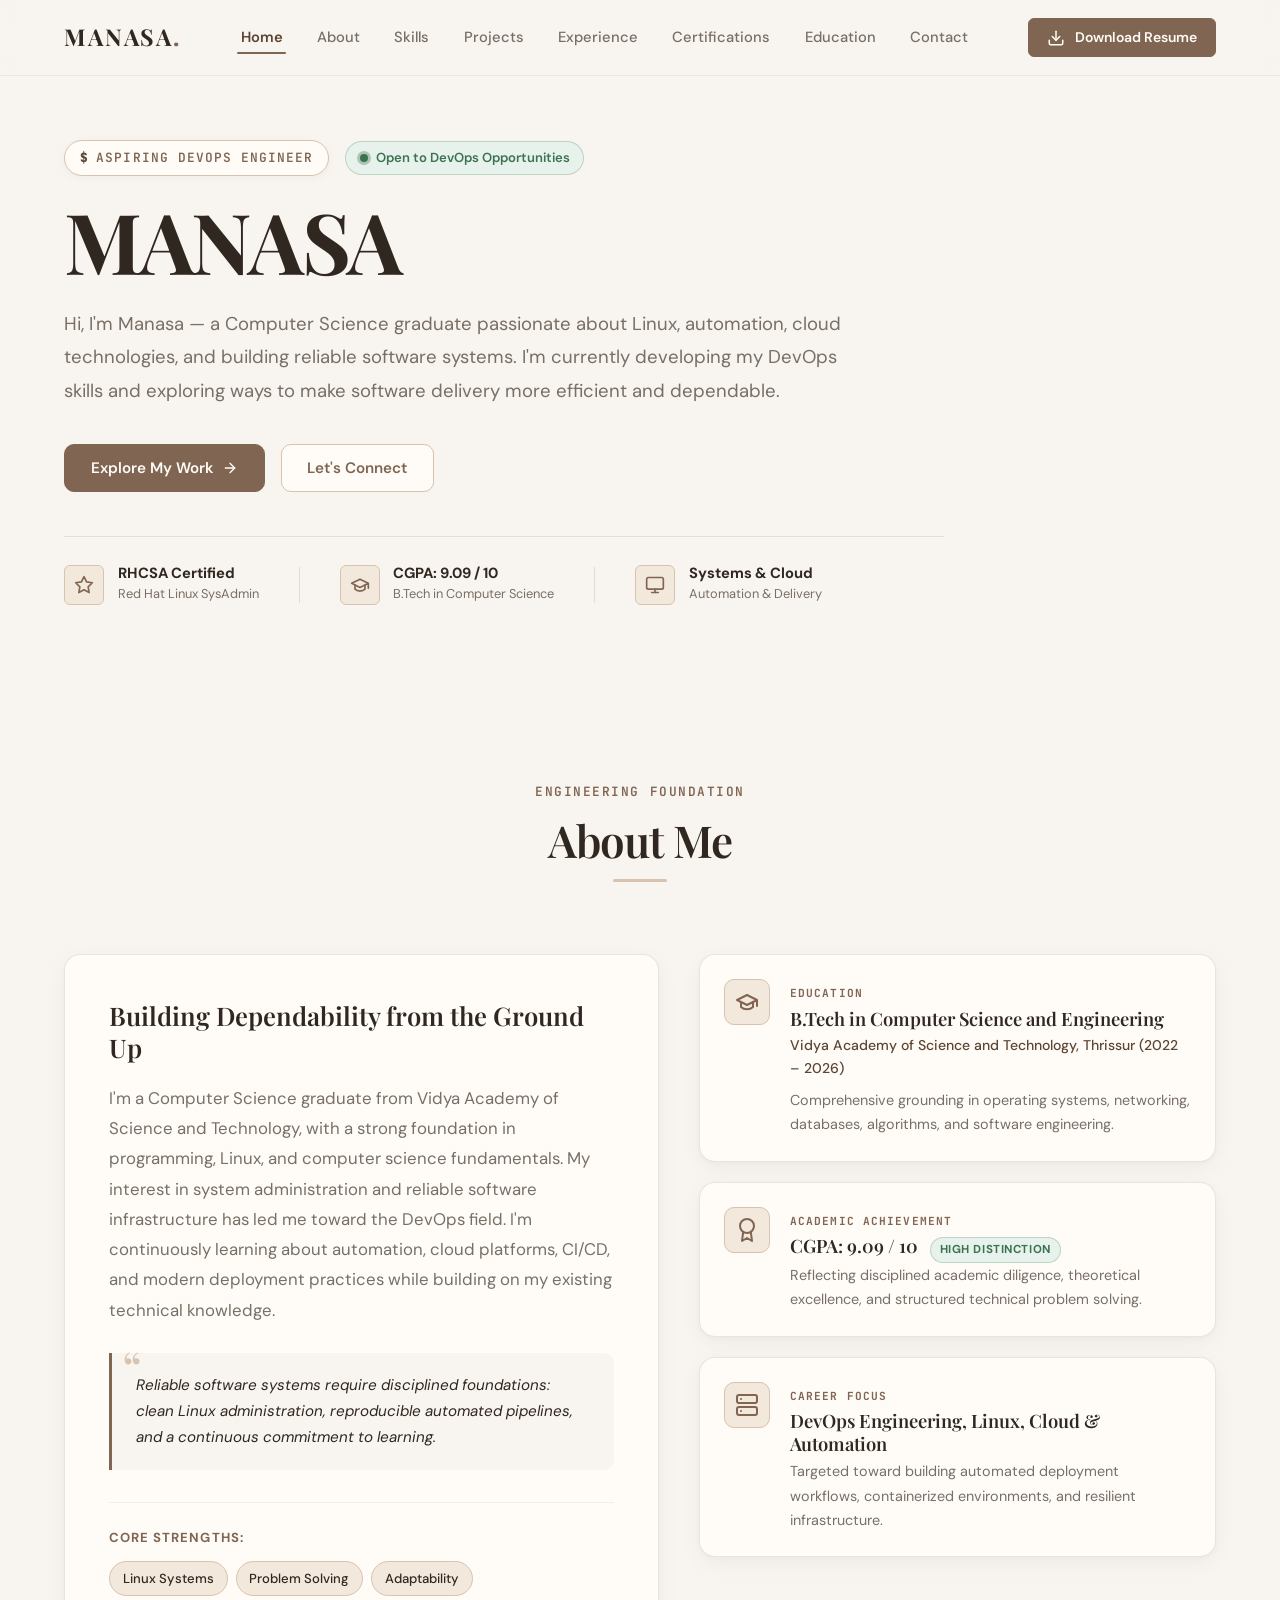
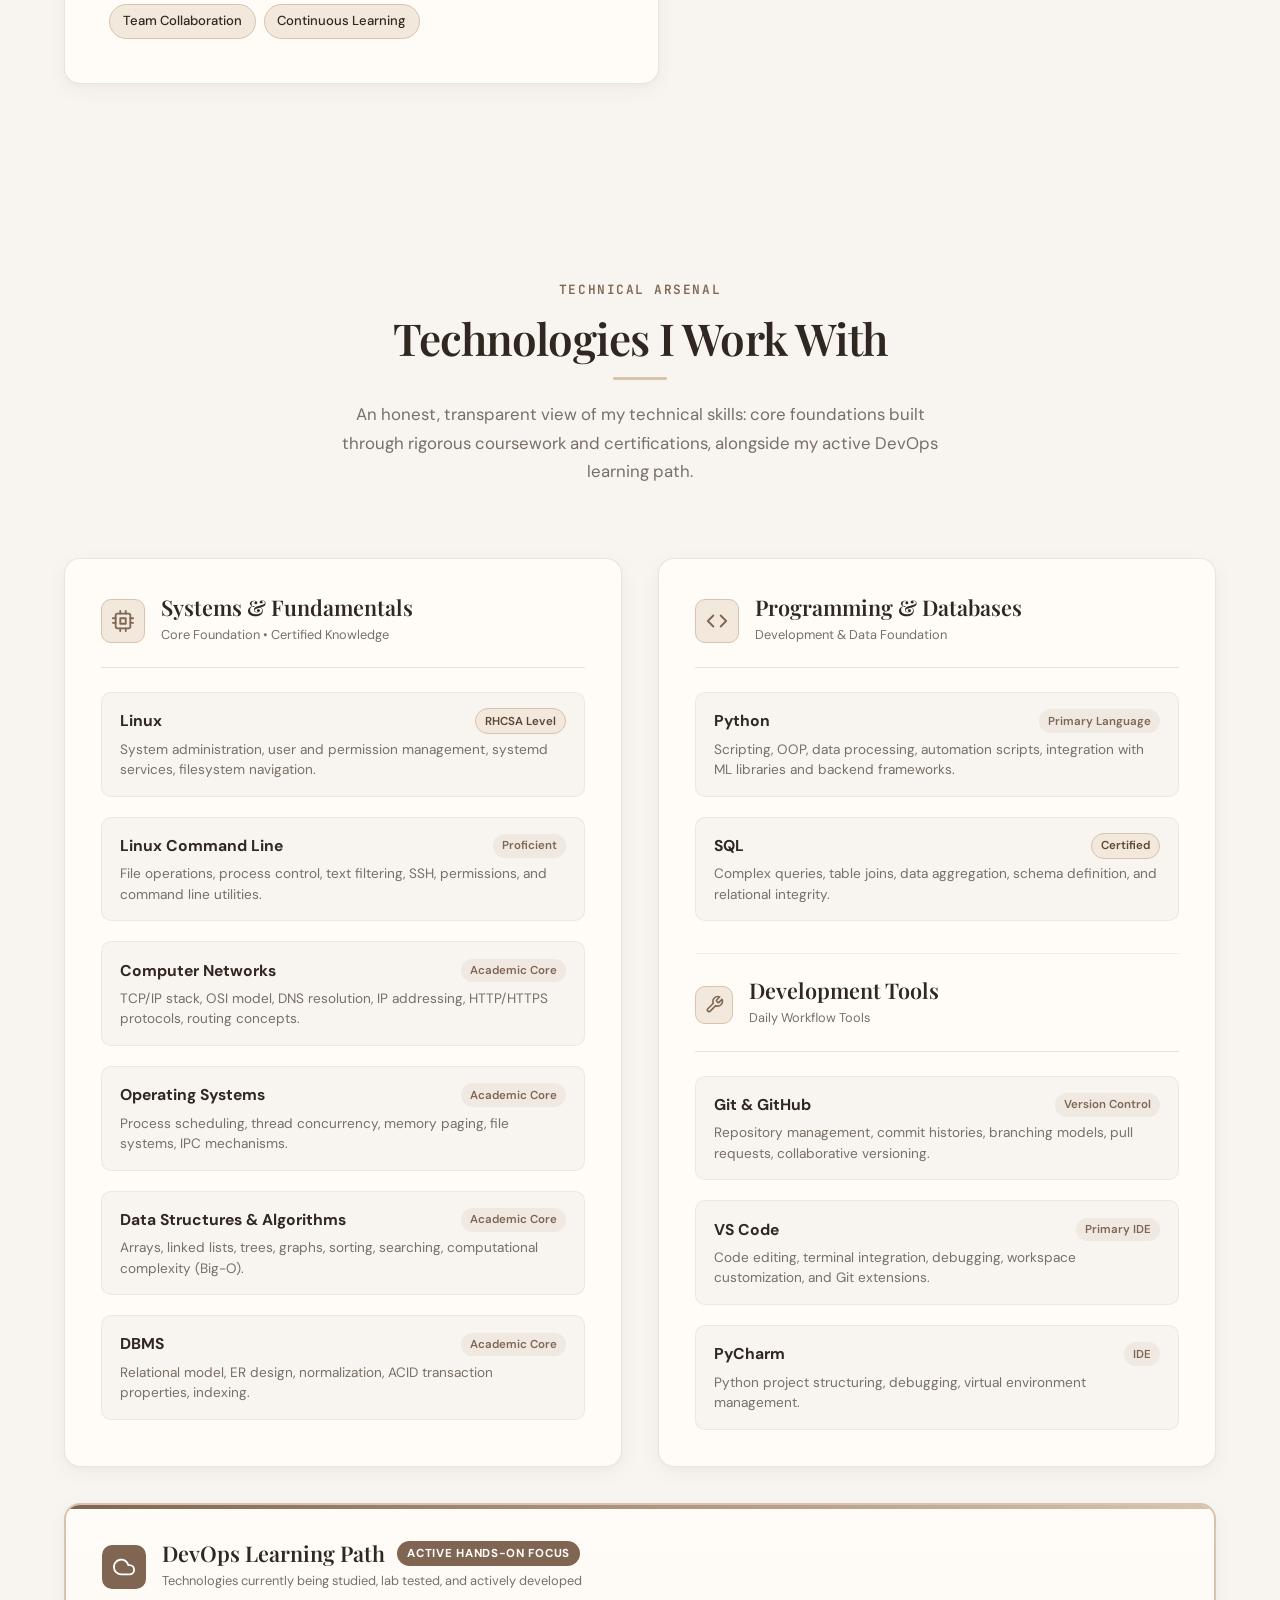
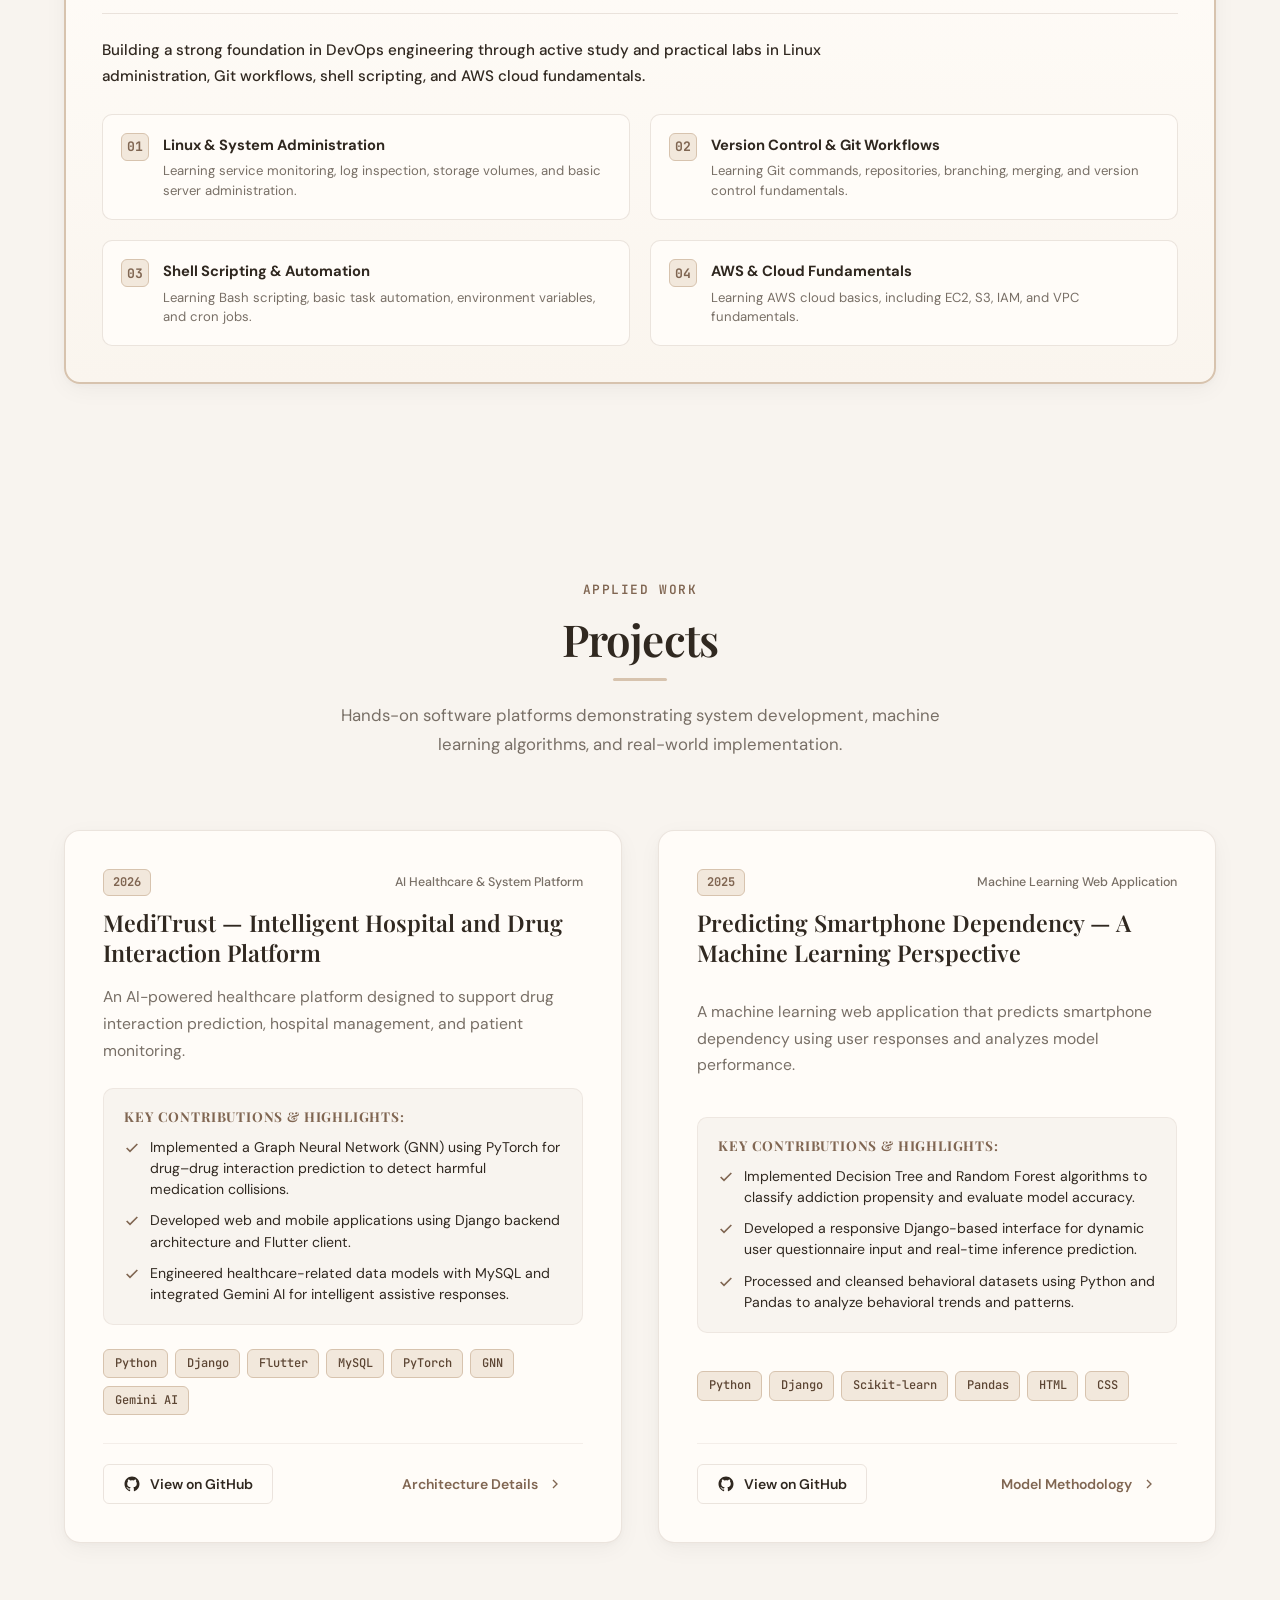
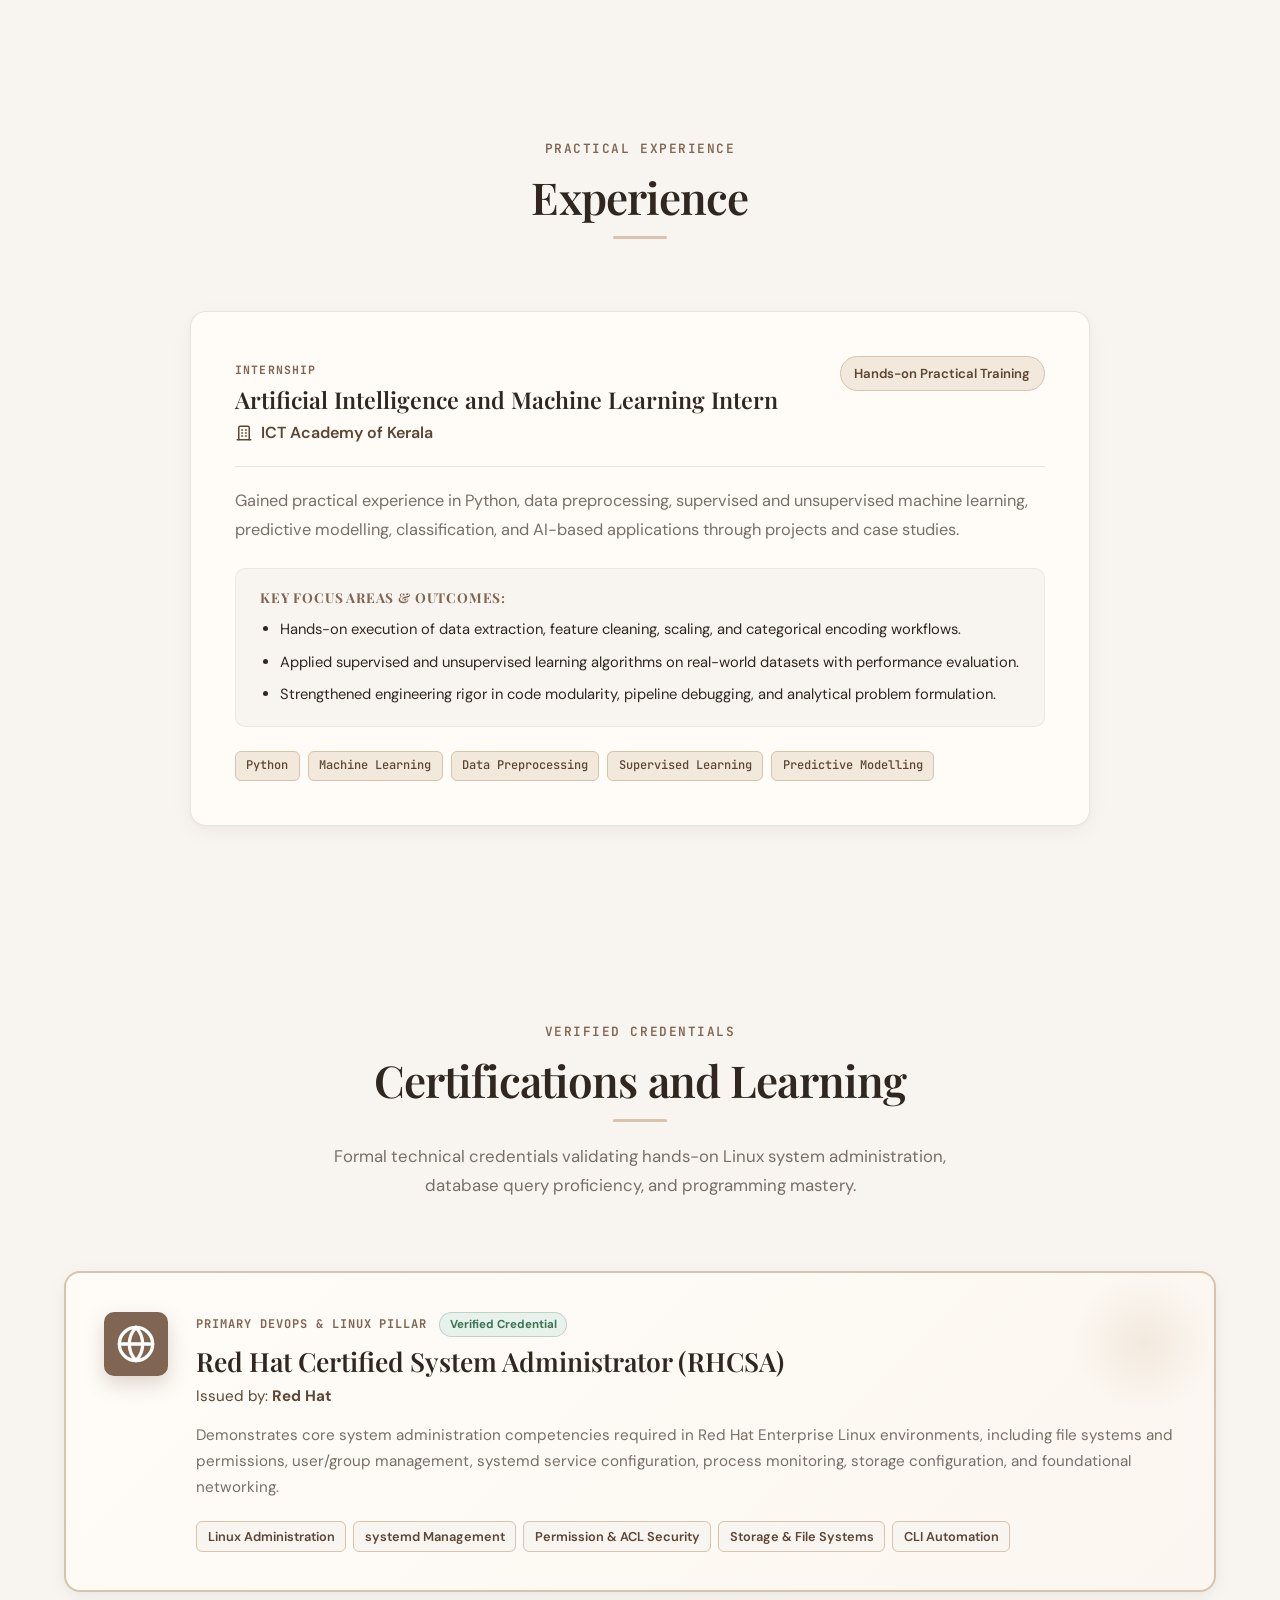
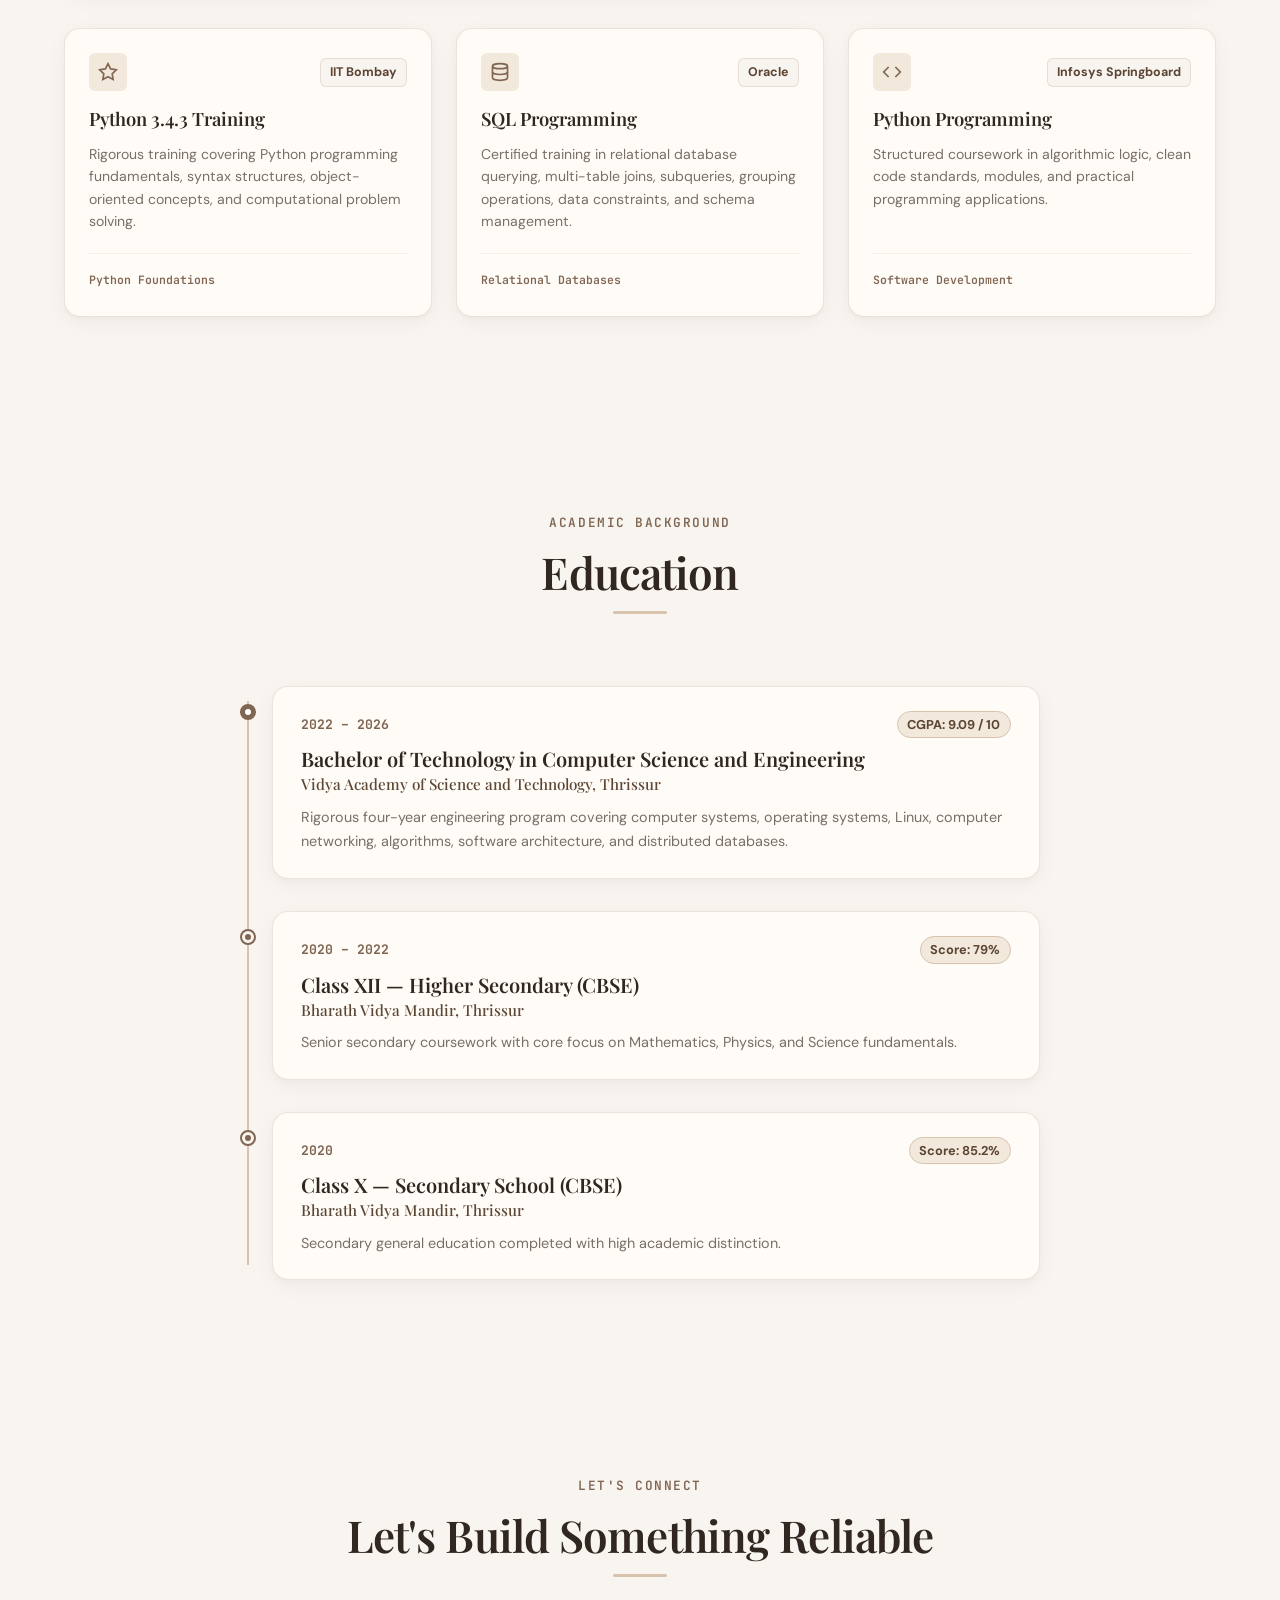
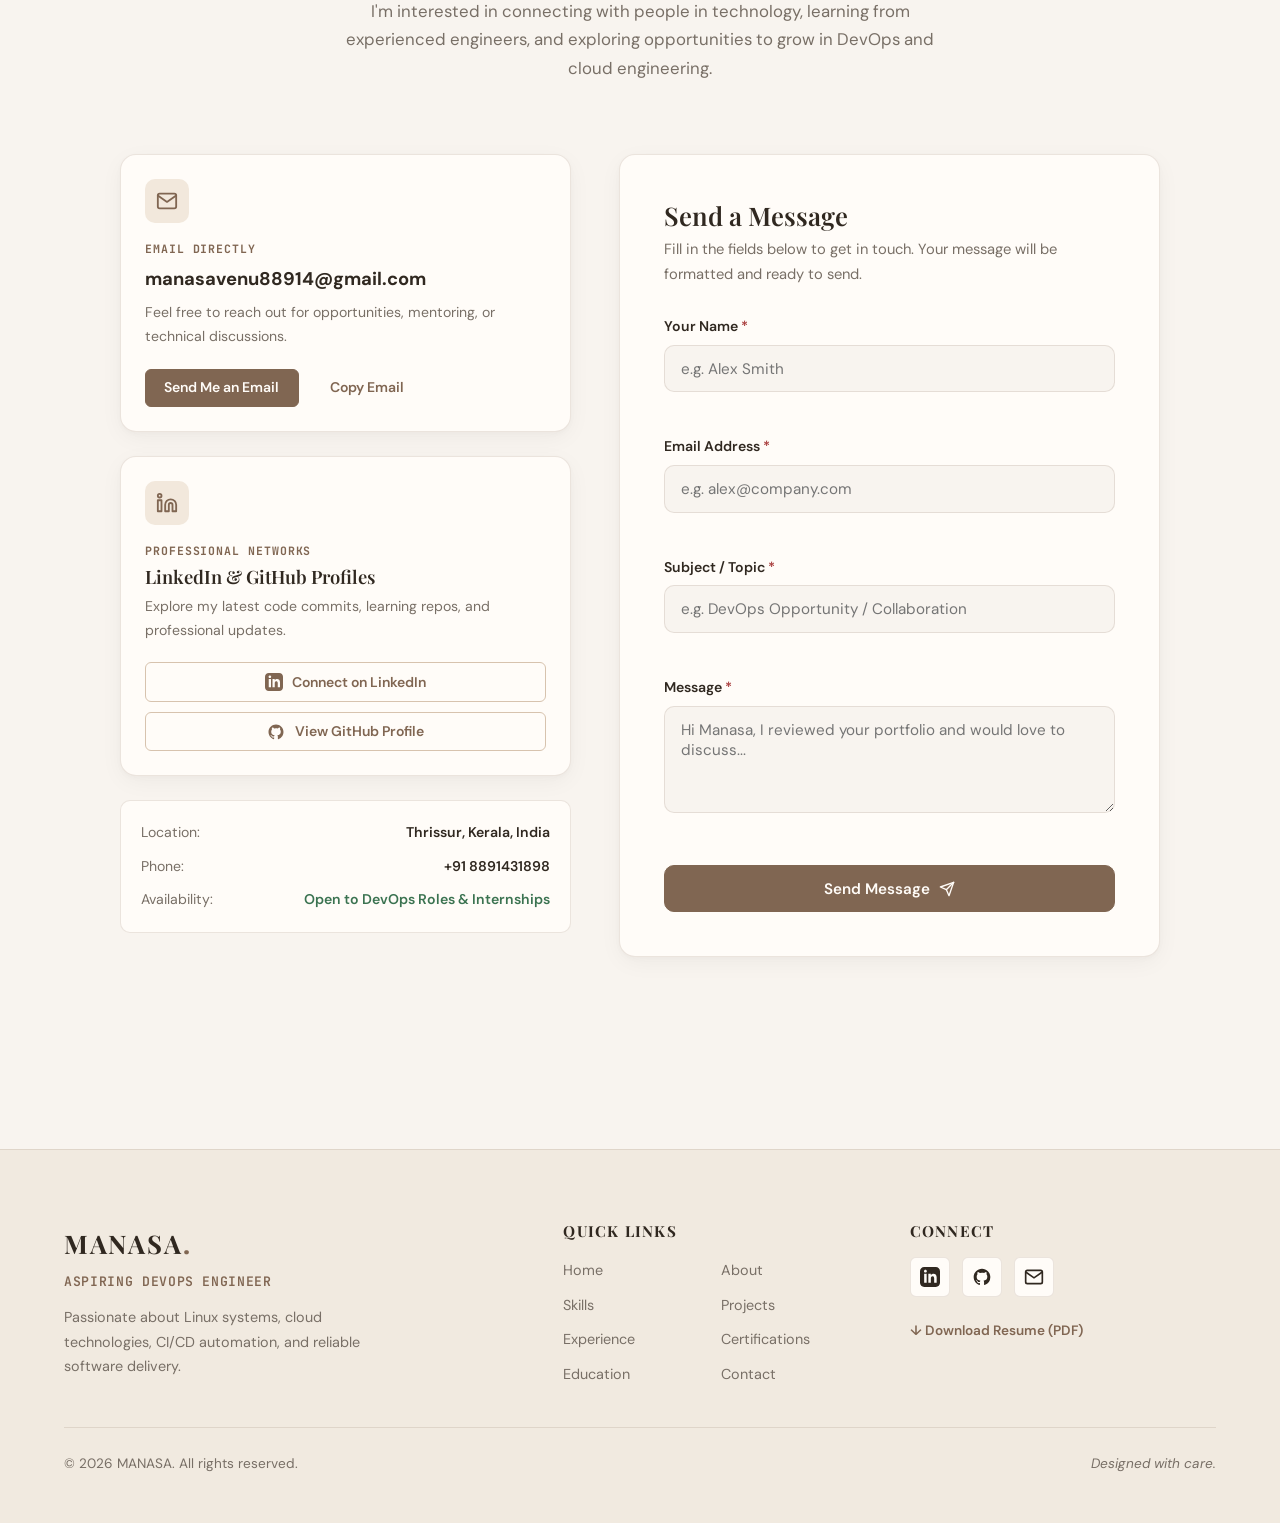
<file: index.html>
<!DOCTYPE html>
<html lang="en">
<head>
  <meta charset="UTF-8">
  <meta name="viewport" content="width=device-width, initial-scale=1.0">
  <meta name="description" content="Manasa - Computer Science Graduate & Aspiring DevOps Engineer. Specializing in Linux system administration (RHCSA certified), automation, cloud infrastructure, and reliable software delivery.">
  <meta name="keywords" content="Manasa, DevOps Engineer, Linux, RHCSA, Red Hat, Cloud, Automation, CI/CD, Python, Thrissur, Kerala">
  <meta name="author" content="Manasa">
  
  <!-- Open Graph / Meta -->
  <meta property="og:type" content="website">
  <meta property="og:title" content="Manasa | Aspiring DevOps Engineer">
  <meta property="og:description" content="Computer Science graduate passionate about Linux, automation, cloud systems, and building reliable software infrastructure. RHCSA Certified.">
  <meta property="og:url" content="https://manasavenu-2004.github.io/">

  <title>Manasa | Aspiring DevOps Engineer</title>

  <!-- Google Fonts: Playfair Display for editorial elegance & DM Sans for clean readability -->
  <link rel="preconnect" href="https://fonts.googleapis.com">
  <link rel="preconnect" href="https://fonts.gstatic.com" crossorigin>
  <link href="https://fonts.googleapis.com/css2?family=DM+Sans:ital,opsz,wght@0,9..40,300..800;1,9..40,300..800&family=JetBrains+Mono:wght@400;500;600&family=Playfair+Display:ital,wght@0,500..800;1,400..700&display=swap" rel="stylesheet">

  <!-- Core Stylesheet -->
  <link rel="stylesheet" href="style.css">
</head>
<body>

  <!-- Skiplink for accessibility -->
  <a href="#main-content" class="skip-link">Skip to main content</a>

  <!-- ========================================================
       NAVIGATION BAR
       ======================================================== -->
  <header class="site-header" id="header">
    <div class="nav-container">
      <a href="#hero" class="brand-logo" aria-label="Manasa Portfolio Home">
        MANASA<span class="logo-dot">.</span>
      </a>

      <!-- Desktop Navigation Links -->
      <nav class="desktop-nav" aria-label="Primary Navigation">
        <ul class="nav-list">
          <li><a href="#hero" class="nav-link active">Home</a></li>
          <li><a href="#about" class="nav-link">About</a></li>
          <li><a href="#skills" class="nav-link">Skills</a></li>
          <li><a href="#projects" class="nav-link">Projects</a></li>
          <li><a href="#experience" class="nav-link">Experience</a></li>
          <li><a href="#certifications" class="nav-link">Certifications</a></li>
          <li><a href="#education" class="nav-link">Education</a></li>
          <li><a href="#contact" class="nav-link">Contact</a></li>
        </ul>
      </nav>

      <!-- Header Actions -->
      <div class="header-actions">
        <a href="assets/resume.pdf" download="Manasa_DevOps_Resume.pdf" class="btn btn-primary btn-sm resume-btn" id="nav-download-resume" target="_blank" rel="noopener">
          <svg class="btn-icon" viewBox="0 0 24 24" fill="none" stroke="currentColor" stroke-width="2" stroke-linecap="round" stroke-linejoin="round" aria-hidden="true">
            <path d="M21 15v4a2 2 0 0 1-2 2H5a2 2 0 0 1-2-2v-4"></path>
            <polyline points="7 10 12 15 17 10"></polyline>
            <line x1="12" y1="15" x2="12" y2="3"></line>
          </svg>
          <span>Download Resume</span>
        </a>

        <!-- Mobile Hamburger Toggle Button -->
        <button class="hamburger-btn" id="hamburger-btn" aria-label="Toggle navigation menu" aria-expanded="false" aria-controls="mobile-nav">
          <span class="hamburger-bar"></span>
          <span class="hamburger-bar"></span>
          <span class="hamburger-bar"></span>
        </button>
      </div>
    </div>

    <!-- Mobile Drawer Navigation -->
    <div class="mobile-nav" id="mobile-nav" aria-hidden="true">
      <div class="mobile-nav-backdrop" id="mobile-nav-backdrop"></div>
      <div class="mobile-nav-panel">
        <div class="mobile-nav-header">
          <span class="brand-logo">MANASA<span class="logo-dot">.</span></span>
          <button class="close-btn" id="mobile-close-btn" aria-label="Close navigation menu">
            <svg viewBox="0 0 24 24" width="24" height="24" stroke="currentColor" stroke-width="2" fill="none" stroke-linecap="round" stroke-linejoin="round">
              <line x1="18" y1="6" x2="6" y2="18"></line>
              <line x1="6" y1="6" x2="18" y2="6"></line>
            </svg>
          </button>
        </div>
        <ul class="mobile-nav-list">
          <li><a href="#hero" class="mobile-nav-link active">Home</a></li>
          <li><a href="#about" class="mobile-nav-link">About</a></li>
          <li><a href="#skills" class="mobile-nav-link">Skills</a></li>
          <li><a href="#projects" class="mobile-nav-link">Projects</a></li>
          <li><a href="#experience" class="mobile-nav-link">Experience</a></li>
          <li><a href="#certifications" class="mobile-nav-link">Certifications</a></li>
          <li><a href="#education" class="mobile-nav-link">Education</a></li>
          <li><a href="#contact" class="mobile-nav-link">Contact</a></li>
        </ul>
        <div class="mobile-nav-footer">
          <a href="assets/resume.pdf" download="Manasa_DevOps_Resume.pdf" class="btn btn-primary btn-block" target="_blank" rel="noopener">
            <svg class="btn-icon" viewBox="0 0 24 24" fill="none" stroke="currentColor" stroke-width="2" stroke-linecap="round" stroke-linejoin="round" aria-hidden="true">
              <path d="M21 15v4a2 2 0 0 1-2 2H5a2 2 0 0 1-2-2v-4"></path>
              <polyline points="7 10 12 15 17 10"></polyline>
              <line x1="12" y1="15" x2="12" y2="3"></line>
            </svg>
            Download Resume
          </a>
        </div>
      </div>
    </div>
  </header>

  <!-- ========================================================
       MAIN CONTENT
       ======================================================== -->
  <main id="main-content">

    <!-- HERO SECTION -->
    <section class="hero-section" id="hero">
      <div class="container hero-container">
        
        <!-- Hero Left Column: Intro & Calls to Action -->
        <div class="hero-content">
          
          <div class="badge-wrapper">
            <span class="role-badge">
              <span class="terminal-prompt">$</span> ASPIRING DEVOPS ENGINEER
            </span>
            <div class="status-indicator" role="status" aria-label="Availability Status">
              <span class="status-dot"></span>
              <span class="status-text">Open to DevOps Opportunities</span>
            </div>
          </div>

          <h1 class="hero-title">MANASA</h1>
          
          <p class="hero-intro">
            Hi, I'm Manasa — a Computer Science graduate passionate about Linux, automation, cloud technologies, and building reliable software systems. I'm currently developing my DevOps skills and exploring ways to make software delivery more efficient and dependable.
          </p>

          <!-- Action Buttons -->
          <div class="hero-cta-group">
            <a href="#projects" class="btn btn-primary" id="hero-btn-projects">
              <span>Explore My Work</span>
              <svg class="btn-arrow" viewBox="0 0 24 24" fill="none" stroke="currentColor" stroke-width="2" stroke-linecap="round" stroke-linejoin="round" aria-hidden="true">
                <line x1="5" y1="12" x2="19" y2="12"></line>
                <polyline points="12 5 19 12 12 19"></polyline>
              </svg>
            </a>
            <a href="#contact" class="btn btn-secondary" id="hero-btn-contact">
              <span>Let's Connect</span>
            </a>
          </div>

          <!-- Credential Highlights Strip -->
          <div class="hero-highlights">
            <div class="highlight-item">
              <div class="highlight-icon">
                <svg viewBox="0 0 24 24" fill="none" stroke="currentColor" stroke-width="2" stroke-linecap="round" stroke-linejoin="round"><path d="M12 2l3.09 6.26L22 9.27l-5 4.87 1.18 6.88L12 17.77l-6.18 3.25L7 14.14 2 9.27l6.91-1.01L12 2z"></path></svg>
              </div>
              <div class="highlight-details">
                <span class="highlight-title">RHCSA Certified</span>
                <span class="highlight-sub">Red Hat Linux SysAdmin</span>
              </div>
            </div>

            <div class="highlight-divider"></div>

            <div class="highlight-item">
              <div class="highlight-icon">
                <svg viewBox="0 0 24 24" fill="none" stroke="currentColor" stroke-width="2" stroke-linecap="round" stroke-linejoin="round"><path d="M22 10v6M2 10l10-5 10 5-10 5z"></path><path d="M6 12v5c3 3 9 3 12 0v-5"></path></svg>
              </div>
              <div class="highlight-details">
                <span class="highlight-title">CGPA: 9.09 / 10</span>
                <span class="highlight-sub">B.Tech in Computer Science</span>
              </div>
            </div>

            <div class="highlight-divider"></div>

            <div class="highlight-item">
              <div class="highlight-icon">
                <svg viewBox="0 0 24 24" fill="none" stroke="currentColor" stroke-width="2" stroke-linecap="round" stroke-linejoin="round"><rect x="2" y="3" width="20" height="14" rx="2" ry="2"></rect><line x1="8" y1="21" x2="16" y2="21"></line><line x1="12" y1="17" x2="12" y2="21"></line></svg>
              </div>
              <div class="highlight-details">
                <span class="highlight-title">Systems & Cloud</span>
                <span class="highlight-sub">Automation & Delivery</span>
              </div>
            </div>
          </div>

        </div>

      </div>
    </section>

    <!-- ========================================================
         ABOUT ME SECTION
         ======================================================== -->
    <section class="section about-section" id="about">
      <div class="container">
        
        <div class="section-header text-center">
          <span class="section-tag">ENGINEERING FOUNDATION</span>
          <h2 class="section-title">About Me</h2>
          <div class="title-underline"></div>
        </div>

        <div class="about-grid">
          <!-- Introduction Card -->
          <div class="about-bio-card card">
            <h3 class="bio-headline">Building Dependability from the Ground Up</h3>
            <p class="about-bio-text">
              I'm a Computer Science graduate from Vidya Academy of Science and Technology, with a strong foundation in programming, Linux, and computer science fundamentals. My interest in system administration and reliable software infrastructure has led me toward the DevOps field. I'm continuously learning about automation, cloud platforms, CI/CD, and modern deployment practices while building on my existing technical knowledge.
            </p>
            <div class="bio-quote">
              <span class="quote-mark">“</span>
              <p>Reliable software systems require disciplined foundations: clean Linux administration, reproducible automated pipelines, and a continuous commitment to learning.</p>
            </div>
            
            <!-- Soft skills tags -->
            <div class="core-strengths">
              <span class="strength-label">Core Strengths:</span>
              <div class="strength-pills">
                <span class="strength-pill">Linux Systems</span>
                <span class="strength-pill">Problem Solving</span>
                <span class="strength-pill">Adaptability</span>
                <span class="strength-pill">Team Collaboration</span>
                <span class="strength-pill">Continuous Learning</span>
              </div>
            </div>
          </div>

          <!-- Three Core Info Cards -->
          <div class="about-info-column">
            
            <!-- Info Card 1: Education -->
            <div class="info-card card">
              <div class="info-card-icon">
                <svg viewBox="0 0 24 24" fill="none" stroke="currentColor" stroke-width="2" stroke-linecap="round" stroke-linejoin="round"><path d="M22 10v6M2 10l10-5 10 5-10 5z"></path><path d="M6 12v5c3 3 9 3 12 0v-5"></path></svg>
              </div>
              <div class="info-card-content">
                <span class="info-badge">EDUCATION</span>
                <h4 class="info-title">B.Tech in Computer Science and Engineering</h4>
                <p class="info-sub">Vidya Academy of Science and Technology, Thrissur (2022 – 2026)</p>
                <p class="info-detail">Comprehensive grounding in operating systems, networking, databases, algorithms, and software engineering.</p>
              </div>
            </div>

            <!-- Info Card 2: Academic Achievement -->
            <div class="info-card card">
              <div class="info-card-icon">
                <svg viewBox="0 0 24 24" fill="none" stroke="currentColor" stroke-width="2" stroke-linecap="round" stroke-linejoin="round"><circle cx="12" cy="8" r="7"></circle><polyline points="8.21 13.89 7 23 12 20 17 23 15.79 13.88"></polyline></svg>
              </div>
              <div class="info-card-content">
                <span class="info-badge">ACADEMIC ACHIEVEMENT</span>
                <div class="cgpa-wrapper">
                  <h4 class="info-title">CGPA: 9.09 / 10</h4>
                  <span class="cgpa-tag">High Distinction</span>
                </div>
                <p class="info-detail">Reflecting disciplined academic diligence, theoretical excellence, and structured technical problem solving.</p>
              </div>
            </div>

            <!-- Info Card 3: Career Focus -->
            <div class="info-card card">
              <div class="info-card-icon">
                <svg viewBox="0 0 24 24" fill="none" stroke="currentColor" stroke-width="2" stroke-linecap="round" stroke-linejoin="round"><rect x="2" y="2" width="20" height="8" rx="2" ry="2"></rect><rect x="2" y="14" width="20" height="8" rx="2" ry="2"></rect><line x1="6" y1="6" x2="6.01" y2="6"></line><line x1="6" y1="18" x2="6.01" y2="18"></line></svg>
              </div>
              <div class="info-card-content">
                <span class="info-badge">CAREER FOCUS</span>
                <h4 class="info-title">DevOps Engineering, Linux, Cloud & Automation</h4>
                <p class="info-detail">Targeted toward building automated deployment workflows, containerized environments, and resilient infrastructure.</p>
              </div>
            </div>

          </div>
        </div>

      </div>
    </section>

    <!-- ========================================================
         TECHNICAL SKILLS SECTION
         ======================================================== -->
    <section class="section skills-section" id="skills">
      <div class="container">
        
        <div class="section-header text-center">
          <span class="section-tag">TECHNICAL ARSENAL</span>
          <h2 class="section-title">Technologies I Work With</h2>
          <div class="title-underline"></div>
          <p class="section-subtitle">
            An honest, transparent view of my technical skills: core foundations built through rigorous coursework and certifications, alongside my active DevOps learning path.
          </p>
        </div>

        <div class="skills-grid">

          <!-- Category 1: Systems and Fundamentals -->
          <div class="skill-category-card card" id="skill-cat-systems">
            <div class="category-header">
              <div class="category-icon-box">
                <svg viewBox="0 0 24 24" fill="none" stroke="currentColor" stroke-width="2" stroke-linecap="round" stroke-linejoin="round"><rect x="4" y="4" width="16" height="16" rx="2" ry="2"></rect><rect x="9" y="9" width="6" height="6"></rect><line x1="9" y1="1" x2="9" y2="4"></line><line x1="15" y1="1" x2="15" y2="4"></line><line x1="9" y1="20" x2="9" y2="23"></line><line x1="15" y1="20" x2="15" y2="23"></line><line x1="20" y1="9" x2="23" y2="9"></line><line x1="20" y1="14" x2="23" y2="14"></line><line x1="1" y1="9" x2="4" y2="9"></line><line x1="1" y1="14" x2="4" y2="14"></line></svg>
              </div>
              <div>
                <h3 class="category-title">Systems & Fundamentals</h3>
                <span class="category-meta">Core Foundation • Certified Knowledge</span>
              </div>
            </div>
            
            <div class="skills-item-list">
              <div class="skill-item">
                <div class="skill-item-header">
                  <span class="skill-name">Linux</span>
                  <span class="skill-status-tag tag-certified">RHCSA Level</span>
                </div>
                <p class="skill-desc">System administration, user and permission management, systemd services, filesystem navigation.</p>
              </div>

              <div class="skill-item">
                <div class="skill-item-header">
                  <span class="skill-name">Linux Command Line</span>
                  <span class="skill-status-tag tag-core">Proficient</span>
                </div>
                <p class="skill-desc">File operations, process control, text filtering, SSH, permissions, and command line utilities.</p>
              </div>

              <div class="skill-item">
                <div class="skill-item-header">
                  <span class="skill-name">Computer Networks</span>
                  <span class="skill-status-tag tag-core">Academic Core</span>
                </div>
                <p class="skill-desc">TCP/IP stack, OSI model, DNS resolution, IP addressing, HTTP/HTTPS protocols, routing concepts.</p>
              </div>

              <div class="skill-item">
                <div class="skill-item-header">
                  <span class="skill-name">Operating Systems</span>
                  <span class="skill-status-tag tag-core">Academic Core</span>
                </div>
                <p class="skill-desc">Process scheduling, thread concurrency, memory paging, file systems, IPC mechanisms.</p>
              </div>

              <div class="skill-item">
                <div class="skill-item-header">
                  <span class="skill-name">Data Structures & Algorithms</span>
                  <span class="skill-status-tag tag-core">Academic Core</span>
                </div>
                <p class="skill-desc">Arrays, linked lists, trees, graphs, sorting, searching, computational complexity (Big-O).</p>
              </div>

              <div class="skill-item">
                <div class="skill-item-header">
                  <span class="skill-name">DBMS</span>
                  <span class="skill-status-tag tag-core">Academic Core</span>
                </div>
                <p class="skill-desc">Relational model, ER design, normalization, ACID transaction properties, indexing.</p>
              </div>
            </div>
          </div>

          <!-- Category 2: Programming and Databases -->
          <div class="skill-category-card card" id="skill-cat-programming">
            <div class="category-header">
              <div class="category-icon-box">
                <svg viewBox="0 0 24 24" fill="none" stroke="currentColor" stroke-width="2" stroke-linecap="round" stroke-linejoin="round"><polyline points="16 18 22 12 16 6"></polyline><polyline points="8 6 2 12 8 18"></polyline></svg>
              </div>
              <div>
                <h3 class="category-title">Programming & Databases</h3>
                <span class="category-meta">Development & Data Foundation</span>
              </div>
            </div>

            <div class="skills-item-list">
              <div class="skill-item">
                <div class="skill-item-header">
                  <span class="skill-name">Python</span>
                  <span class="skill-status-tag tag-core">Primary Language</span>
                </div>
                <p class="skill-desc">Scripting, OOP, data processing, automation scripts, integration with ML libraries and backend frameworks.</p>
              </div>

              <div class="skill-item">
                <div class="skill-item-header">
                  <span class="skill-name">SQL</span>
                  <span class="skill-status-tag tag-certified">Certified</span>
                </div>
                <p class="skill-desc">Complex queries, table joins, data aggregation, schema definition, and relational integrity.</p>
              </div>
            </div>

            <!-- Development Tools in same column for visual balance -->
            <div class="category-header sub-cat-header">
              <div class="category-icon-box sub-icon-box">
                <svg viewBox="0 0 24 24" fill="none" stroke="currentColor" stroke-width="2" stroke-linecap="round" stroke-linejoin="round"><path d="M14.7 6.3a1 1 0 0 0 0 1.4l1.6 1.6a1 1 0 0 0 1.4 0l3.77-3.77a6 6 0 0 1-7.94 7.94l-6.91 6.91a2.12 2.12 0 0 1-3-3l6.91-6.91a6 6 0 0 1 7.94-7.94l-3.76 3.76z"></path></svg>
              </div>
              <div>
                <h3 class="category-title">Development Tools</h3>
                <span class="category-meta">Daily Workflow Tools</span>
              </div>
            </div>

            <div class="skills-item-list">
              <div class="skill-item">
                <div class="skill-item-header">
                  <span class="skill-name">Git & GitHub</span>
                  <span class="skill-status-tag tag-core">Version Control</span>
                </div>
                <p class="skill-desc">Repository management, commit histories, branching models, pull requests, collaborative versioning.</p>
              </div>

              <div class="skill-item">
                <div class="skill-item-header">
                  <span class="skill-name">VS Code</span>
                  <span class="skill-status-tag tag-core">Primary IDE</span>
                </div>
                <p class="skill-desc">Code editing, terminal integration, debugging, workspace customization, and Git extensions.</p>
              </div>

              <div class="skill-item">
                <div class="skill-item-header">
                  <span class="skill-name">PyCharm</span>
                  <span class="skill-status-tag tag-core">IDE</span>
                </div>
                <p class="skill-desc">Python project structuring, debugging, virtual environment management.</p>
              </div>
            </div>

          </div>

          <!-- Category 3: DevOps Learning Path (Featured full-width or distinguished card) -->
          <div class="skill-category-card card devops-learning-card" id="skill-cat-devops">
            <div class="category-header">
              <div class="category-icon-box devops-icon-box">
                <svg viewBox="0 0 24 24" fill="none" stroke="currentColor" stroke-width="2" stroke-linecap="round" stroke-linejoin="round"><path d="M18 10h-1.26A8 8 0 1 0 9 20h9a5 5 0 0 0 0-10z"></path></svg>
              </div>
              <div class="devops-header-title">
                <div class="title-with-pill">
                  <h3 class="category-title">DevOps Learning Path</h3>
                  <span class="learning-flag-pill">Active Hands-on Focus</span>
                </div>
                <span class="category-meta">Technologies currently being studied, lab tested, and actively developed</span>
              </div>
            </div>

            <div class="devops-learning-intro">
              <p>
                Building a strong foundation in DevOps engineering through active study and practical labs in Linux administration, Git workflows, shell scripting, and AWS cloud fundamentals.
              </p>
            </div>

            <div class="devops-path-grid">
              
              <div class="devops-path-item">
                <div class="path-icon-col">
                  <span class="path-step-badge">01</span>
                </div>
                <div class="path-content-col">
                  <span class="path-name">Linux & System Administration</span>
                  <p class="path-desc">Learning service monitoring, log inspection, storage volumes, and basic server administration.</p>
                </div>
              </div>

              <div class="devops-path-item">
                <div class="path-icon-col">
                  <span class="path-step-badge">02</span>
                </div>
                <div class="path-content-col">
                  <span class="path-name">Version Control & Git Workflows</span>
                  <p class="path-desc">Learning Git commands, repositories, branching, merging, and version control fundamentals.</p>
                </div>
              </div>

              <div class="devops-path-item">
                <div class="path-icon-col">
                  <span class="path-step-badge">03</span>
                </div>
                <div class="path-content-col">
                  <span class="path-name">Shell Scripting & Automation</span>
                  <p class="path-desc">Learning Bash scripting, basic task automation, environment variables, and cron jobs.</p>
                </div>
              </div>

              <div class="devops-path-item">
                <div class="path-icon-col">
                  <span class="path-step-badge">04</span>
                </div>
                <div class="path-content-col">
                  <span class="path-name">AWS & Cloud Fundamentals</span>
                  <p class="path-desc">Learning AWS cloud basics, including EC2, S3, IAM, and VPC fundamentals.</p>
                </div>
              </div>

            </div>

          </div>

        </div>

      </div>
    </section>

    <!-- ========================================================
         FEATURED PROJECTS SECTION
         ======================================================== -->
    <section class="section projects-section" id="projects">
      <div class="container">
        
        <div class="section-header text-center">
          <span class="section-tag">APPLIED WORK</span>
          <h2 class="section-title">Projects</h2>
          <div class="title-underline"></div>
          <p class="section-subtitle">
            Hands-on software platforms demonstrating system development, machine learning algorithms, and real-world implementation.
          </p>
        </div>

        <div class="projects-grid">
          
          <!-- PROJECT 1: MediTrust -->
          <article class="project-card card" id="project-meditrust">
            <div class="project-card-header">
              <div class="project-meta-row">
                <span class="project-year-badge">2026</span>
                <span class="project-type-tag">AI Healthcare & System Platform</span>
              </div>
              <h3 class="project-title">MediTrust — Intelligent Hospital and Drug Interaction Platform</h3>
            </div>

            <p class="project-description">
              An AI-powered healthcare platform designed to support drug interaction prediction, hospital management, and patient monitoring.
            </p>

            <!-- Technical Highlights -->
            <div class="project-highlights">
              <h4 class="highlights-title">Key Contributions & Highlights:</h4>
              <ul class="highlights-list">
                <li>
                  <svg class="check-icon" viewBox="0 0 24 24" fill="none" stroke="currentColor" stroke-width="2.5"><polyline points="20 6 9 17 4 12"></polyline></svg>
                  <span>Implemented a Graph Neural Network (GNN) using PyTorch for drug–drug interaction prediction to detect harmful medication collisions.</span>
                </li>
                <li>
                  <svg class="check-icon" viewBox="0 0 24 24" fill="none" stroke="currentColor" stroke-width="2.5"><polyline points="20 6 9 17 4 12"></polyline></svg>
                  <span>Developed web and mobile applications using Django backend architecture and Flutter client.</span>
                </li>
                <li>
                  <svg class="check-icon" viewBox="0 0 24 24" fill="none" stroke="currentColor" stroke-width="2.5"><polyline points="20 6 9 17 4 12"></polyline></svg>
                  <span>Engineered healthcare-related data models with MySQL and integrated Gemini AI for intelligent assistive responses.</span>
                </li>
              </ul>
            </div>

            <!-- Technology Tags -->
            <div class="project-tech-stack">
              <span class="tech-tag">Python</span>
              <span class="tech-tag">Django</span>
              <span class="tech-tag">Flutter</span>
              <span class="tech-tag">MySQL</span>
              <span class="tech-tag">PyTorch</span>
              <span class="tech-tag">GNN</span>
              <span class="tech-tag">Gemini AI</span>
            </div>

            <!-- Project Actions -->
            <div class="project-card-actions">
              <a href="https://github.com/manasavenu-2004" target="_blank" rel="noopener noreferrer" class="btn btn-outline btn-sm">
                <svg class="btn-icon" viewBox="0 0 24 24" fill="currentColor">
                  <path fill-rule="evenodd" clip-rule="evenodd" d="M12 2C6.477 2 2 6.484 2 12.017c0 4.425 2.865 8.18 6.839 9.504.5.092.682-.217.682-.483 0-.237-.008-.868-.013-1.703-2.782.605-3.369-1.343-3.369-1.343-.454-1.158-1.11-1.466-1.11-1.466-.908-.62.069-.608.069-.608 1.003.07 1.53 1.032 1.53 1.032.892 1.53 2.341 1.088 2.91.832.092-.647.35-1.088.636-1.338-2.22-.253-4.555-1.113-4.555-4.951 0-1.093.39-1.988 1.029-2.688-.103-.253-.446-1.272.098-2.65 0 0 .84-.27 2.75 1.026A9.564 9.564 0 0112 6.844c.85.004 1.705.115 2.504.337 1.909-1.296 2.747-1.027 2.747-1.027.546 1.379.202 2.398.1 2.651.64.7 1.028 1.595 1.028 2.688 0 3.848-2.339 4.695-4.566 4.943.359.309.678.92.678 1.855 0 1.338-.012 2.419-.012 2.747 0 .268.18.58.688.482A10.019 10.019 0 0022 12.017C22 6.484 17.522 2 12 2z"></path>
                </svg>
                <span>View on GitHub</span>
              </a>
              <button class="btn btn-ghost btn-sm project-modal-trigger" data-project="meditrust" aria-label="Open architecture overview for MediTrust">
                <span>Architecture Details</span>
                <svg viewBox="0 0 24 24" width="16" height="16" fill="none" stroke="currentColor" stroke-width="2"><polyline points="9 18 15 12 9 6"></polyline></svg>
              </button>
            </div>
          </article>

          <!-- PROJECT 2: Predicting Smartphone Dependency -->
          <article class="project-card card" id="project-smartphone">
            <div class="project-card-header">
              <div class="project-meta-row">
                <span class="project-year-badge">2025</span>
                <span class="project-type-tag">Machine Learning Web Application</span>
              </div>
              <h3 class="project-title">Predicting Smartphone Dependency — A Machine Learning Perspective</h3>
            </div>

            <p class="project-description">
              A machine learning web application that predicts smartphone dependency using user responses and analyzes model performance.
            </p>

            <!-- Technical Highlights -->
            <div class="project-highlights">
              <h4 class="highlights-title">Key Contributions & Highlights:</h4>
              <ul class="highlights-list">
                <li>
                  <svg class="check-icon" viewBox="0 0 24 24" fill="none" stroke="currentColor" stroke-width="2.5"><polyline points="20 6 9 17 4 12"></polyline></svg>
                  <span>Implemented Decision Tree and Random Forest algorithms to classify addiction propensity and evaluate model accuracy.</span>
                </li>
                <li>
                  <svg class="check-icon" viewBox="0 0 24 24" fill="none" stroke="currentColor" stroke-width="2.5"><polyline points="20 6 9 17 4 12"></polyline></svg>
                  <span>Developed a responsive Django-based interface for dynamic user questionnaire input and real-time inference prediction.</span>
                </li>
                <li>
                  <svg class="check-icon" viewBox="0 0 24 24" fill="none" stroke="currentColor" stroke-width="2.5"><polyline points="20 6 9 17 4 12"></polyline></svg>
                  <span>Processed and cleansed behavioral datasets using Python and Pandas to analyze behavioral trends and patterns.</span>
                </li>
              </ul>
            </div>

            <!-- Technology Tags -->
            <div class="project-tech-stack">
              <span class="tech-tag">Python</span>
              <span class="tech-tag">Django</span>
              <span class="tech-tag">Scikit-learn</span>
              <span class="tech-tag">Pandas</span>
              <span class="tech-tag">HTML</span>
              <span class="tech-tag">CSS</span>
            </div>

            <!-- Project Actions -->
            <div class="project-card-actions">
              <a href="https://github.com/manasavenu-2004" target="_blank" rel="noopener noreferrer" class="btn btn-outline btn-sm">
                <svg class="btn-icon" viewBox="0 0 24 24" fill="currentColor">
                  <path fill-rule="evenodd" clip-rule="evenodd" d="M12 2C6.477 2 2 6.484 2 12.017c0 4.425 2.865 8.18 6.839 9.504.5.092.682-.217.682-.483 0-.237-.008-.868-.013-1.703-2.782.605-3.369-1.343-3.369-1.343-.454-1.158-1.11-1.466-1.11-1.466-.908-.62.069-.608.069-.608 1.003.07 1.53 1.032 1.53 1.032.892 1.53 2.341 1.088 2.91.832.092-.647.35-1.088.636-1.338-2.22-.253-4.555-1.113-4.555-4.951 0-1.093.39-1.988 1.029-2.688-.103-.253-.446-1.272.098-2.65 0 0 .84-.27 2.75 1.026A9.564 9.564 0 0112 6.844c.85.004 1.705.115 2.504.337 1.909-1.296 2.747-1.027 2.747-1.027.546 1.379.202 2.398.1 2.651.64.7 1.028 1.595 1.028 2.688 0 3.848-2.339 4.695-4.566 4.943.359.309.678.92.678 1.855 0 1.338-.012 2.419-.012 2.747 0 .268.18.58.688.482A10.019 10.019 0 0022 12.017C22 6.484 17.522 2 12 2z"></path>
                </svg>
                <span>View on GitHub</span>
              </a>
              <button class="btn btn-ghost btn-sm project-modal-trigger" data-project="smartphone" aria-label="Open model methodology for Smartphone Dependency">
                <span>Model Methodology</span>
                <svg viewBox="0 0 24 24" width="16" height="16" fill="none" stroke="currentColor" stroke-width="2"><polyline points="9 18 15 12 9 6"></polyline></svg>
              </button>
            </div>
          </article>

        </div>

      </div>
    </section>

    <!-- ========================================================
         INTERNSHIP EXPERIENCE SECTION
         ======================================================== -->
    <section class="section experience-section" id="experience">
      <div class="container">
        
        <div class="section-header text-center">
          <span class="section-tag">PRACTICAL EXPERIENCE</span>
          <h2 class="section-title">Experience</h2>
          <div class="title-underline"></div>
        </div>

        <div class="experience-card card">
          <div class="exp-header-row">
            <div class="exp-role-info">
              <span class="exp-badge">INTERNSHIP</span>
              <h3 class="exp-role-title">Artificial Intelligence and Machine Learning Intern</h3>
              <div class="exp-org-row">
                <svg viewBox="0 0 24 24" width="18" height="18" fill="none" stroke="currentColor" stroke-width="2" stroke-linecap="round" stroke-linejoin="round"><path d="M3 21h18"></path><path d="M9 8h1"></path><path d="M9 12h1"></path><path d="M9 16h1"></path><path d="M14 8h1"></path><path d="M14 12h1"></path><path d="M14 16h1"></path><path d="M5 21V5a2 2 0 0 1 2-2h10a2 2 0 0 1 2 2v16"></path></svg>
                <span class="exp-organization">ICT Academy of Kerala</span>
              </div>
            </div>
            <div class="exp-meta-badge">
              <span>Hands-on Practical Training</span>
            </div>
          </div>

          <div class="exp-body">
            <p class="exp-description">
              Gained practical experience in Python, data preprocessing, supervised and unsupervised machine learning, predictive modelling, classification, and AI-based applications through projects and case studies.
            </p>
            
            <div class="exp-bullets-block">
              <h4 class="exp-subhead">Key Focus Areas & Outcomes:</h4>
              <ul class="exp-list">
                <li>Hands-on execution of data extraction, feature cleaning, scaling, and categorical encoding workflows.</li>
                <li>Applied supervised and unsupervised learning algorithms on real-world datasets with performance evaluation.</li>
                <li>Strengthened engineering rigor in code modularity, pipeline debugging, and analytical problem formulation.</li>
              </ul>
            </div>

            <div class="exp-tech-tags">
              <span class="tech-tag">Python</span>
              <span class="tech-tag">Machine Learning</span>
              <span class="tech-tag">Data Preprocessing</span>
              <span class="tech-tag">Supervised Learning</span>
              <span class="tech-tag">Predictive Modelling</span>
            </div>
          </div>
        </div>

      </div>
    </section>

    <!-- ========================================================
         CERTIFICATIONS SECTION
         ======================================================== -->
    <section class="section certs-section" id="certifications">
      <div class="container">
        
        <div class="section-header text-center">
          <span class="section-tag">VERIFIED CREDENTIALS</span>
          <h2 class="section-title">Certifications and Learning</h2>
          <div class="title-underline"></div>
          <p class="section-subtitle">
            Formal technical credentials validating hands-on Linux system administration, database query proficiency, and programming mastery.
          </p>
        </div>

        <!-- Featured Spotlight Card: RHCSA -->
        <div class="cert-spotlight card">
          <div class="spotlight-left">
            <div class="spotlight-icon-wrap">
              <svg viewBox="0 0 24 24" width="40" height="40" fill="none" stroke="currentColor" stroke-width="2" stroke-linecap="round" stroke-linejoin="round">
                <circle cx="12" cy="12" r="10"></circle>
                <path d="M12 2a14.5 14.5 0 0 0 0 20 14.5 14.5 0 0 0 0-20"></path>
                <path d="M2 12h20"></path>
              </svg>
            </div>
            <div class="spotlight-content">
              <div class="spotlight-badge-row">
                <span class="spotlight-tag">PRIMARY DEVOPS & LINUX PILLAR</span>
                <span class="verified-pill">Verified Credential</span>
              </div>
              <h3 class="spotlight-title">Red Hat Certified System Administrator (RHCSA)</h3>
              <p class="spotlight-issuer">Issued by: <strong>Red Hat</strong></p>
              <p class="spotlight-desc">
                Demonstrates core system administration competencies required in Red Hat Enterprise Linux environments, including file systems and permissions, user/group management, systemd service configuration, process monitoring, storage configuration, and foundational networking.
              </p>
              <div class="spotlight-skills">
                <span class="cert-skill-pill">Linux Administration</span>
                <span class="cert-skill-pill">systemd Management</span>
                <span class="cert-skill-pill">Permission & ACL Security</span>
                <span class="cert-skill-pill">Storage & File Systems</span>
                <span class="cert-skill-pill">CLI Automation</span>
              </div>
            </div>
          </div>
        </div>

        <!-- Remaining Certifications Grid -->
        <div class="certs-grid">
          
          <!-- Cert 2: Python 3.4.3 Training -->
          <div class="cert-card card">
            <div class="cert-card-header">
              <div class="cert-icon-box">
                <svg viewBox="0 0 24 24" fill="none" stroke="currentColor" stroke-width="2"><path d="M12 2l3.09 6.26L22 9.27l-5 4.87 1.18 6.88L12 17.77l-6.18 3.25L7 14.14 2 9.27l6.91-1.01L12 2z"></path></svg>
              </div>
              <span class="cert-org-badge">IIT Bombay</span>
            </div>
            <h4 class="cert-title">Python 3.4.3 Training</h4>
            <p class="cert-details">
              Rigorous training covering Python programming fundamentals, syntax structures, object-oriented concepts, and computational problem solving.
            </p>
            <div class="cert-meta">
              <span class="meta-tag">Python Foundations</span>
            </div>
          </div>

          <!-- Cert 3: SQL Programming -->
          <div class="cert-card card">
            <div class="cert-card-header">
              <div class="cert-icon-box">
                <svg viewBox="0 0 24 24" fill="none" stroke="currentColor" stroke-width="2"><ellipse cx="12" cy="5" rx="9" ry="3"></ellipse><path d="M21 12c0 1.66-4 3-9 3s-9-1.34-9-3"></path><path d="M3 5v14c0 1.66 4 3 9 3s9-1.34 9-3V5"></path></svg>
              </div>
              <span class="cert-org-badge">Oracle</span>
            </div>
            <h4 class="cert-title">SQL Programming</h4>
            <p class="cert-details">
              Certified training in relational database querying, multi-table joins, subqueries, grouping operations, data constraints, and schema management.
            </p>
            <div class="cert-meta">
              <span class="meta-tag">Relational Databases</span>
            </div>
          </div>

          <!-- Cert 4: Python Programming -->
          <div class="cert-card card">
            <div class="cert-card-header">
              <div class="cert-icon-box">
                <svg viewBox="0 0 24 24" fill="none" stroke="currentColor" stroke-width="2"><polyline points="16 18 22 12 16 6"></polyline><polyline points="8 6 2 12 8 18"></polyline></svg>
              </div>
              <span class="cert-org-badge">Infosys Springboard</span>
            </div>
            <h4 class="cert-title">Python Programming</h4>
            <p class="cert-details">
              Structured coursework in algorithmic logic, clean code standards, modules, and practical programming applications.
            </p>
            <div class="cert-meta">
              <span class="meta-tag">Software Development</span>
            </div>
          </div>

        </div>

      </div>
    </section>

    <!-- ========================================================
         EDUCATION SECTION
         ======================================================== -->
    <section class="section education-section" id="education">
      <div class="container">
        
        <div class="section-header text-center">
          <span class="section-tag">ACADEMIC BACKGROUND</span>
          <h2 class="section-title">Education</h2>
          <div class="title-underline"></div>
        </div>

        <!-- Clean Education Timeline -->
        <div class="education-timeline">
          
          <!-- Entry 1: B.Tech -->
          <div class="timeline-item featured-edu">
            <div class="timeline-marker">
              <span class="marker-dot"></span>
            </div>
            <div class="timeline-content card">
              <div class="timeline-meta-row">
                <span class="timeline-period">2022 – 2026</span>
                <span class="timeline-score-badge">CGPA: 9.09 / 10</span>
              </div>
              <h3 class="edu-degree">Bachelor of Technology in Computer Science and Engineering</h3>
              <h4 class="edu-school">Vidya Academy of Science and Technology, Thrissur</h4>
              <p class="edu-summary">
                Rigorous four-year engineering program covering computer systems, operating systems, Linux, computer networking, algorithms, software architecture, and distributed databases.
              </p>
            </div>
          </div>

          <!-- Entry 2: Class XII -->
          <div class="timeline-item">
            <div class="timeline-marker">
              <span class="marker-dot"></span>
            </div>
            <div class="timeline-content card">
              <div class="timeline-meta-row">
                <span class="timeline-period">2020 – 2022</span>
                <span class="timeline-score-badge">Score: 79%</span>
              </div>
              <h3 class="edu-degree">Class XII — Higher Secondary (CBSE)</h3>
              <h4 class="edu-school">Bharath Vidya Mandir, Thrissur</h4>
              <p class="edu-summary">
                Senior secondary coursework with core focus on Mathematics, Physics, and Science fundamentals.
              </p>
            </div>
          </div>

          <!-- Entry 3: Class X -->
          <div class="timeline-item">
            <div class="timeline-marker">
              <span class="marker-dot"></span>
            </div>
            <div class="timeline-content card">
              <div class="timeline-meta-row">
                <span class="timeline-period">2020</span>
                <span class="timeline-score-badge">Score: 85.2%</span>
              </div>
              <h3 class="edu-degree">Class X — Secondary School (CBSE)</h3>
              <h4 class="edu-school">Bharath Vidya Mandir, Thrissur</h4>
              <p class="edu-summary">
                Secondary general education completed with high academic distinction.
              </p>
            </div>
          </div>

        </div>

      </div>
    </section>

    <!-- ========================================================
         CONTACT SECTION
         ======================================================== -->
    <section class="section contact-section" id="contact">
      <div class="container">
        
        <div class="section-header text-center">
          <span class="section-tag">LET'S CONNECT</span>
          <h2 class="section-title">Let's Build Something Reliable</h2>
          <div class="title-underline"></div>
          <p class="section-subtitle">
            I'm interested in connecting with people in technology, learning from experienced engineers, and exploring opportunities to grow in DevOps and cloud engineering.
          </p>
        </div>

        <div class="contact-grid">
          
          <!-- Left Column: Contact Cards & Channels -->
          <div class="contact-channels">
            
            <!-- Email Card -->
            <div class="contact-card card">
              <div class="contact-card-icon">
                <svg viewBox="0 0 24 24" fill="none" stroke="currentColor" stroke-width="2" stroke-linecap="round" stroke-linejoin="round"><path d="M4 4h16c1.1 0 2 .9 2 2v12c0 1.1-.9 2-2 2H4c-1.1 0-2-.9-2-2V6c0-1.1.9-2 2-2z"></path><polyline points="22,6 12,13 2,6"></polyline></svg>
              </div>
              <div class="contact-card-body">
                <span class="contact-card-label">EMAIL DIRECTLY</span>
                <a href="mailto:manasavenu88914@gmail.com" class="contact-card-value">manasavenu88914@gmail.com</a>
                <p class="contact-card-note">Feel free to reach out for opportunities, mentoring, or technical discussions.</p>
              </div>
              <div class="contact-card-actions">
                <a href="mailto:manasavenu88914@gmail.com" class="btn btn-primary btn-sm">
                  <span>Send Me an Email</span>
                </a>
                <button class="btn btn-ghost btn-sm" id="copy-email-btn" aria-label="Copy email address to clipboard">
                  <span id="copy-email-text">Copy Email</span>
                </button>
              </div>
            </div>

            <!-- Social Links Card -->
            <div class="contact-card card">
              <div class="contact-card-icon">
                <svg viewBox="0 0 24 24" fill="none" stroke="currentColor" stroke-width="2" stroke-linecap="round" stroke-linejoin="round"><path d="M16 8a6 6 0 0 1 6 6v7h-4v-7a2 2 0 0 0-2-2 2 2 0 0 0-2 2v7h-4v-7a6 6 0 0 1 6-6z"></path><rect x="2" y="9" width="4" height="12"></rect><circle cx="4" cy="4" r="2"></circle></svg>
              </div>
              <div class="contact-card-body">
                <span class="contact-card-label">PROFESSIONAL NETWORKS</span>
                <h4 class="contact-card-heading">LinkedIn & GitHub Profiles</h4>
                <p class="contact-card-note">Explore my latest code commits, learning repos, and professional updates.</p>
              </div>
              <div class="contact-profiles-buttons">
                <a href="https://www.linkedin.com/in/manasa-5a795625b/" target="_blank" rel="noopener noreferrer" class="btn btn-secondary btn-sm" id="btn-linkedin">
                  <svg class="btn-icon" viewBox="0 0 24 24" fill="currentColor"><path d="M19 0h-14c-2.761 0-5 2.239-5 5v14c0 2.761 2.239 5 5 5h14c2.762 0 5-2.239 5-5v-14c0-2.761-2.238-5-5-5zm-11 19h-3v-11h3v11zm-1.5-12.268c-.966 0-1.75-.79-1.75-1.764s.784-1.764 1.75-1.764 1.75.79 1.75 1.764-.783 1.764-1.75 1.764zm13.5 12.268h-3v-5.604c0-3.368-4-3.113-4 0v5.604h-3v-11h3v1.765c1.396-2.586 7-2.777 7 2.476v6.759z"/></svg>
                  <span>Connect on LinkedIn</span>
                </a>
                <a href="https://github.com/manasavenu-2004" target="_blank" rel="noopener noreferrer" class="btn btn-secondary btn-sm" id="btn-github">
                  <svg class="btn-icon" viewBox="0 0 24 24" fill="currentColor"><path fill-rule="evenodd" clip-rule="evenodd" d="M12 2C6.477 2 2 6.484 2 12.017c0 4.425 2.865 8.18 6.839 9.504.5.092.682-.217.682-.483 0-.237-.008-.868-.013-1.703-2.782.605-3.369-1.343-3.369-1.343-.454-1.158-1.11-1.466-1.11-1.466-.908-.62.069-.608.069-.608 1.003.07 1.53 1.032 1.53 1.032.892 1.53 2.341 1.088 2.91.832.092-.647.35-1.088.636-1.338-2.22-.253-4.555-1.113-4.555-4.951 0-1.093.39-1.988 1.029-2.688-.103-.253-.446-1.272.098-2.65 0 0 .84-.27 2.75 1.026A9.564 9.564 0 0112 6.844c.85.004 1.705.115 2.504.337 1.909-1.296 2.747-1.027 2.747-1.027.546 1.379.202 2.398.1 2.651.64.7 1.028 1.595 1.028 2.688 0 3.848-2.339 4.695-4.566 4.943.359.309.678.92.678 1.855 0 1.338-.012 2.419-.012 2.747 0 .268.18.58.688.482A10.019 10.019 0 0022 12.017C22 6.484 17.522 2 12 2z"/></svg>
                  <span>View GitHub Profile</span>
                </a>
              </div>
            </div>

            <!-- Phone & Location Info -->
            <div class="contact-sub-details">
              <div class="sub-detail-item">
                <span class="sub-label">Location:</span>
                <span class="sub-val">Thrissur, Kerala, India</span>
              </div>
              <div class="sub-detail-item">
                <span class="sub-label">Phone:</span>
                <span class="sub-val">+91 8891431898</span>
              </div>
              <div class="sub-detail-item">
                <span class="sub-label">Availability:</span>
                <span class="sub-val status-accent">Open to DevOps Roles & Internships</span>
              </div>
            </div>

          </div>

          <!-- Right Column: Interactive Contact Form -->
          <div class="contact-form-wrapper card">
            <h3 class="form-title">Send a Message</h3>
            <p class="form-subtitle">Fill in the fields below to get in touch. Your message will be formatted and ready to send.</p>

            <form id="contact-form" novalidate>
              
              <!-- Form Group: Name -->
              <div class="form-group">
                <label for="form-name" class="form-label">Your Name <span class="required">*</span></label>
                <input type="text" id="form-name" name="name" class="form-input" placeholder="e.g. Alex Smith" required autocomplete="name">
                <span class="error-msg" id="name-error" aria-live="polite"></span>
              </div>

              <!-- Form Group: Email -->
              <div class="form-group">
                <label for="form-email" class="form-label">Email Address <span class="required">*</span></label>
                <input type="email" id="form-email" name="email" class="form-input" placeholder="e.g. alex@company.com" required autocomplete="email">
                <span class="error-msg" id="email-error" aria-live="polite"></span>
              </div>

              <!-- Form Group: Subject -->
              <div class="form-group">
                <label for="form-subject" class="form-label">Subject / Topic <span class="required">*</span></label>
                <input type="text" id="form-subject" name="subject" class="form-input" placeholder="e.g. DevOps Opportunity / Collaboration" required>
                <span class="error-msg" id="subject-error" aria-live="polite"></span>
              </div>

              <!-- Form Group: Message -->
              <div class="form-group">
                <label for="form-message" class="form-label">Message <span class="required">*</span></label>
                <textarea id="form-message" name="message" class="form-textarea" rows="4" placeholder="Hi Manasa, I reviewed your portfolio and would love to discuss..." required></textarea>
                <span class="error-msg" id="message-error" aria-live="polite"></span>
              </div>

              <button type="submit" class="btn btn-primary btn-block" id="form-submit-btn">
                <span>Send Message</span>
                <svg class="btn-arrow" viewBox="0 0 24 24" fill="none" stroke="currentColor" stroke-width="2" stroke-linecap="round" stroke-linejoin="round" aria-hidden="true">
                  <line x1="22" y1="2" x2="11" y2="13"></line>
                  <polygon points="22 2 15 22 11 13 2 9 22 2"></polygon>
                </svg>
              </button>

            </form>

            <!-- Success Feedback Modal / Banner (Hidden initially) -->
            <div class="form-feedback-card hidden" id="form-feedback-card" role="region" aria-live="polite">
              <div class="feedback-icon">
                <svg viewBox="0 0 24 24" width="28" height="28" fill="none" stroke="currentColor" stroke-width="2.5"><polyline points="20 6 9 17 4 12"></polyline></svg>
              </div>
              <h4 class="feedback-heading">Message Ready to Send!</h4>
              <p class="feedback-text">
                Thank you, <strong id="feedback-sender-name">there</strong>! As this is a static developer portfolio without an active backend server, your message has been validated and prepared.
              </p>
              <div class="feedback-actions">
                <a href="#" id="feedback-mailto-btn" class="btn btn-primary btn-sm">
                  <span>Open in Mail Client</span>
                </a>
                <button type="button" class="btn btn-outline btn-sm" id="feedback-copy-btn">
                  <span>Copy Message Text</span>
                </button>
                <button type="button" class="btn btn-ghost btn-sm" id="feedback-reset-btn">
                  <span>Reset Form</span>
                </button>
              </div>
            </div>

          </div>

        </div>

      </div>
    </section>

  </main>

  <!-- ========================================================
       FOOTER
       ======================================================== -->
  <footer class="site-footer">
    <div class="container footer-container">
      
      <div class="footer-top-row">
        <div class="footer-brand">
          <a href="#hero" class="brand-logo footer-logo">
            MANASA<span class="logo-dot">.</span>
          </a>
          <p class="footer-tagline">Aspiring DevOps Engineer</p>
          <p class="footer-desc">Passionate about Linux systems, cloud technologies, CI/CD automation, and reliable software delivery.</p>
        </div>

        <nav class="footer-nav" aria-label="Footer Navigation">
          <h4 class="footer-nav-title">Quick Links</h4>
          <ul class="footer-links-list">
            <li><a href="#hero">Home</a></li>
            <li><a href="#about">About</a></li>
            <li><a href="#skills">Skills</a></li>
            <li><a href="#projects">Projects</a></li>
            <li><a href="#experience">Experience</a></li>
            <li><a href="#certifications">Certifications</a></li>
            <li><a href="#education">Education</a></li>
            <li><a href="#contact">Contact</a></li>
          </ul>
        </nav>

        <div class="footer-social-col">
          <h4 class="footer-nav-title">Connect</h4>
          <div class="footer-social-links">
            <a href="https://www.linkedin.com/in/manasa-5a795625b/" target="_blank" rel="noopener noreferrer" class="social-icon-link" aria-label="Manasa on LinkedIn">
              <svg viewBox="0 0 24 24" width="20" height="20" fill="currentColor"><path d="M19 0h-14c-2.761 0-5 2.239-5 5v14c0 2.761 2.239 5 5 5h14c2.762 0 5-2.239 5-5v-14c0-2.761-2.238-5-5-5zm-11 19h-3v-11h3v11zm-1.5-12.268c-.966 0-1.75-.79-1.75-1.764s.784-1.764 1.75-1.764 1.75.79 1.75 1.764-.783 1.764-1.75 1.764zm13.5 12.268h-3v-5.604c0-3.368-4-3.113-4 0v5.604h-3v-11h3v1.765c1.396-2.586 7-2.777 7 2.476v6.759z"/></svg>
            </a>
            <a href="https://github.com/manasavenu-2004" target="_blank" rel="noopener noreferrer" class="social-icon-link" aria-label="Manasa on GitHub">
              <svg viewBox="0 0 24 24" width="20" height="20" fill="currentColor"><path fill-rule="evenodd" clip-rule="evenodd" d="M12 2C6.477 2 2 6.484 2 12.017c0 4.425 2.865 8.18 6.839 9.504.5.092.682-.217.682-.483 0-.237-.008-.868-.013-1.703-2.782.605-3.369-1.343-3.369-1.343-.454-1.158-1.11-1.466-1.11-1.466-.908-.62.069-.608.069-.608 1.003.07 1.53 1.032 1.53 1.032.892 1.53 2.341 1.088 2.91.832.092-.647.35-1.088.636-1.338-2.22-.253-4.555-1.113-4.555-4.951 0-1.093.39-1.988 1.029-2.688-.103-.253-.446-1.272.098-2.65 0 0 .84-.27 2.75 1.026A9.564 9.564 0 0112 6.844c.85.004 1.705.115 2.504.337 1.909-1.296 2.747-1.027 2.747-1.027.546 1.379.202 2.398.1 2.651.64.7 1.028 1.595 1.028 2.688 0 3.848-2.339 4.695-4.566 4.943.359.309.678.92.678 1.855 0 1.338-.012 2.419-.012 2.747 0 .268.18.58.688.482A10.019 10.019 0 0022 12.017C22 6.484 17.522 2 12 2z"/></svg>
            </a>
            <a href="mailto:manasavenu88914@gmail.com" class="social-icon-link" aria-label="Email Manasa">
              <svg viewBox="0 0 24 24" width="20" height="20" fill="none" stroke="currentColor" stroke-width="2"><path d="M4 4h16c1.1 0 2 .9 2 2v12c0 1.1-.9 2-2 2H4c-1.1 0-2-.9-2-2V6c0-1.1.9-2 2-2z"></path><polyline points="22,6 12,13 2,6"></polyline></svg>
            </a>
          </div>
          <div class="resume-download-link-wrap">
            <a href="assets/resume.pdf" download="Manasa_DevOps_Resume.pdf" class="footer-resume-link">
              ↓ Download Resume (PDF)
            </a>
          </div>
        </div>
      </div>

      <div class="footer-bottom-row">
        <p class="copyright-text">
          &copy; <span id="current-year">2026</span> MANASA. All rights reserved.
        </p>
        <p class="crafted-text">
          Designed with care.
        </p>
      </div>

    </div>
  </footer>

  <!-- ========================================================
       PROJECT DETAILS MODAL (ACCESSIBLE DIALOG)
       ======================================================== -->
  <div class="modal-backdrop" id="project-modal" aria-hidden="true" role="dialog" aria-modal="true" aria-labelledby="modal-title">
    <div class="modal-dialog card">
      <div class="modal-header">
        <h3 class="modal-title" id="modal-title">Project Details</h3>
        <button class="modal-close-btn" id="modal-close-btn" aria-label="Close dialog">
          <svg viewBox="0 0 24 24" width="22" height="22" stroke="currentColor" stroke-width="2" fill="none">
            <line x1="18" y1="6" x2="6" y2="18"></line>
            <line x1="6" y1="6" x2="18" y2="6"></line>
          </svg>
        </button>
      </div>
      <div class="modal-body" id="modal-body">
        <!-- Content injected dynamically via script.js -->
      </div>
      <div class="modal-footer">
        <a href="https://github.com/manasavenu-2004" target="_blank" rel="noopener noreferrer" class="btn btn-primary btn-sm">
          <span>View GitHub Profile</span>
        </a>
        <button class="btn btn-secondary btn-sm" id="modal-dismiss-btn">Close</button>
      </div>
    </div>
  </div>

  <!-- Back to top floating button -->
  <button class="back-to-top" id="back-to-top-btn" aria-label="Back to top of page">
    <svg viewBox="0 0 24 24" width="20" height="20" fill="none" stroke="currentColor" stroke-width="2.5" stroke-linecap="round" stroke-linejoin="round">
      <polyline points="18 15 12 9 6 15"></polyline>
    </svg>
  </button>

  <!-- Notification Toast for Copy to Clipboard -->
  <div class="toast" id="toast-notification" role="status" aria-live="polite">
    <span id="toast-message">Copied to clipboard!</span>
  </div>

  <!-- Scripts -->
  <script src="script.js"></script>
</body>
</html>
</file>
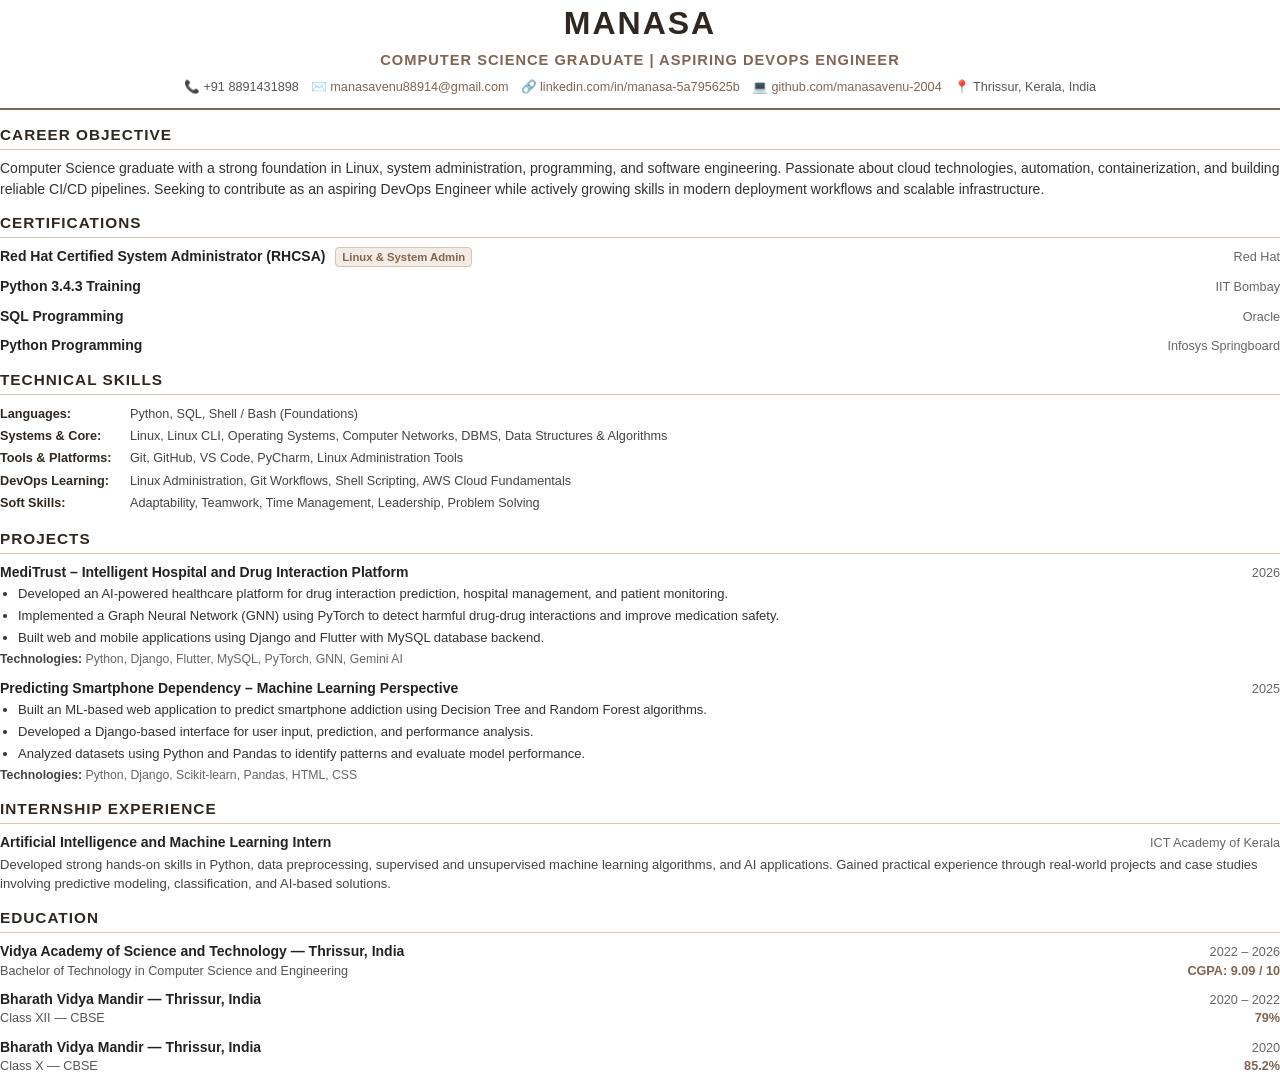
<file: assets/resume_source.html>
<!DOCTYPE html>
<html lang="en">
<head>
<meta charset="UTF-8">
<title>Manasa - Resume</title>
<style>
  @page {
    size: A4;
    margin: 18mm 16mm 18mm 16mm;
  }
  * {
    box-sizing: border-box;
    margin: 0;
    padding: 0;
  }
  body {
    font-family: 'Segoe UI', -apple-system, BlinkMacSystemFont, Roboto, Helvetica, Arial, sans-serif;
    color: #222222;
    background-color: #ffffff;
    line-height: 1.45;
    font-size: 10.5pt;
  }
  .header {
    text-align: center;
    border-bottom: 2px solid #806652;
    padding-bottom: 12px;
    margin-bottom: 14px;
  }
  .header h1 {
    font-size: 24pt;
    font-weight: 700;
    letter-spacing: 2px;
    color: #302820;
    margin-bottom: 4px;
  }
  .subtitle {
    font-size: 11pt;
    color: #806652;
    font-weight: 600;
    letter-spacing: 1px;
    margin-bottom: 6px;
    text-transform: uppercase;
  }
  .contacts {
    font-size: 9.5pt;
    color: #555555;
    display: flex;
    justify-content: center;
    flex-wrap: wrap;
    gap: 12px;
  }
  .contacts a {
    color: #806652;
    text-decoration: none;
    font-weight: 500;
  }
  .section {
    margin-bottom: 13px;
  }
  .section-title {
    font-size: 11.5pt;
    font-weight: 700;
    text-transform: uppercase;
    color: #302820;
    letter-spacing: 1px;
    border-bottom: 1px solid #d7c3ae;
    padding-bottom: 3px;
    margin-bottom: 8px;
  }
  p {
    margin-bottom: 5px;
    color: #333333;
  }
  .entry {
    margin-bottom: 9px;
  }
  .entry-header {
    display: flex;
    justify-content: space-between;
    align-items: baseline;
    font-weight: 600;
  }
  .entry-title {
    color: #222;
    font-size: 10.5pt;
  }
  .entry-date {
    font-size: 9.5pt;
    color: #666;
    font-weight: 500;
  }
  .entry-sub {
    display: flex;
    justify-content: space-between;
    font-size: 9.5pt;
    color: #555;
    margin-bottom: 3px;
  }
  .score {
    font-weight: 600;
    color: #806652;
  }
  ul {
    padding-left: 18px;
    margin-top: 3px;
  }
  li {
    margin-bottom: 3px;
    color: #333;
    font-size: 9.8pt;
  }
  .tech-stack {
    font-size: 9.2pt;
    color: #666;
    margin-top: 3px;
  }
  .tech-stack strong {
    color: #444;
  }
  .skills-grid {
    display: table;
    width: 100%;
  }
  .skill-row {
    display: table-row;
  }
  .skill-label {
    display: table-cell;
    font-weight: 600;
    width: 130px;
    padding: 2px 0;
    color: #302820;
    font-size: 9.5pt;
  }
  .skill-value {
    display: table-cell;
    padding: 2px 0;
    color: #444;
    font-size: 9.5pt;
  }
  .badge-tag {
    display: inline-block;
    background: #f4ece4;
    color: #806652;
    border: 1px solid #d7c3ae;
    padding: 1px 6px;
    border-radius: 4px;
    font-size: 8.5pt;
    font-weight: 600;
    margin-left: 6px;
  }
</style>
</head>
<body>

<div class="header">
  <h1>MANASA</h1>
  <div class="subtitle">Computer Science Graduate | Aspiring DevOps Engineer</div>
  <div class="contacts">
    <span>📞 +91 8891431898</span>
    <span>✉️ <a href="mailto:manasavenu88914@gmail.com">manasavenu88914@gmail.com</a></span>
    <span>🔗 <a href="https://linkedin.com/in/manasa-5a795625b/">linkedin.com/in/manasa-5a795625b</a></span>
    <span>💻 <a href="https://github.com/manasavenu-2004">github.com/manasavenu-2004</a></span>
    <span>📍 Thrissur, Kerala, India</span>
  </div>
</div>

<div class="section">
  <div class="section-title">Career Objective</div>
  <p>
    Computer Science graduate with a strong foundation in Linux, system administration, programming, and software engineering. Passionate about cloud technologies, automation, containerization, and building reliable CI/CD pipelines. Seeking to contribute as an aspiring DevOps Engineer while actively growing skills in modern deployment workflows and scalable infrastructure.
  </p>
</div>

<div class="section">
  <div class="section-title">Certifications</div>
  <div class="entry">
    <div class="entry-header">
      <span class="entry-title"><strong>Red Hat Certified System Administrator (RHCSA)</strong> <span class="badge-tag">Linux & System Admin</span></span>
      <span class="entry-date">Red Hat</span>
    </div>
  </div>
  <div class="entry">
    <div class="entry-header">
      <span class="entry-title">Python 3.4.3 Training</span>
      <span class="entry-date">IIT Bombay</span>
    </div>
  </div>
  <div class="entry">
    <div class="entry-header">
      <span class="entry-title">SQL Programming</span>
      <span class="entry-date">Oracle</span>
    </div>
  </div>
  <div class="entry">
    <div class="entry-header">
      <span class="entry-title">Python Programming</span>
      <span class="entry-date">Infosys Springboard</span>
    </div>
  </div>
</div>

<div class="section">
  <div class="section-title">Technical Skills</div>
  <div class="skills-grid">
    <div class="skill-row">
      <div class="skill-label">Languages:</div>
      <div class="skill-value">Python, SQL, Shell / Bash (Foundations)</div>
    </div>
    <div class="skill-row">
      <div class="skill-label">Systems & Core:</div>
      <div class="skill-value">Linux, Linux CLI, Operating Systems, Computer Networks, DBMS, Data Structures & Algorithms</div>
    </div>
    <div class="skill-row">
      <div class="skill-label">Tools & Platforms:</div>
      <div class="skill-value">Git, GitHub, VS Code, PyCharm, Linux Administration Tools</div>
    </div>
    <div class="skill-row">
      <div class="skill-label">DevOps Learning:</div>
      <div class="skill-value">Linux Administration, Git Workflows, Shell Scripting, AWS Cloud Fundamentals</div>
    </div>
    <div class="skill-row">
      <div class="skill-label">Soft Skills:</div>
      <div class="skill-value">Adaptability, Teamwork, Time Management, Leadership, Problem Solving</div>
    </div>
  </div>
</div>

<div class="section">
  <div class="section-title">Projects</div>
  
  <div class="entry">
    <div class="entry-header">
      <span class="entry-title"><strong>MediTrust – Intelligent Hospital and Drug Interaction Platform</strong></span>
      <span class="entry-date">2026</span>
    </div>
    <ul>
      <li>Developed an AI-powered healthcare platform for drug interaction prediction, hospital management, and patient monitoring.</li>
      <li>Implemented a Graph Neural Network (GNN) using PyTorch to detect harmful drug-drug interactions and improve medication safety.</li>
      <li>Built web and mobile applications using Django and Flutter with MySQL database backend.</li>
    </ul>
    <div class="tech-stack"><strong>Technologies:</strong> Python, Django, Flutter, MySQL, PyTorch, GNN, Gemini AI</div>
  </div>

  <div class="entry">
    <div class="entry-header">
      <span class="entry-title"><strong>Predicting Smartphone Dependency – Machine Learning Perspective</strong></span>
      <span class="entry-date">2025</span>
    </div>
    <ul>
      <li>Built an ML-based web application to predict smartphone addiction using Decision Tree and Random Forest algorithms.</li>
      <li>Developed a Django-based interface for user input, prediction, and performance analysis.</li>
      <li>Analyzed datasets using Python and Pandas to identify patterns and evaluate model performance.</li>
    </ul>
    <div class="tech-stack"><strong>Technologies:</strong> Python, Django, Scikit-learn, Pandas, HTML, CSS</div>
  </div>
</div>

<div class="section">
  <div class="section-title">Internship Experience</div>
  <div class="entry">
    <div class="entry-header">
      <span class="entry-title"><strong>Artificial Intelligence and Machine Learning Intern</strong></span>
      <span class="entry-date">ICT Academy of Kerala</span>
    </div>
    <p style="margin-top: 4px; font-size: 9.8pt; color: #444;">
      Developed strong hands-on skills in Python, data preprocessing, supervised and unsupervised machine learning algorithms, and AI applications. Gained practical experience through real-world projects and case studies involving predictive modeling, classification, and AI-based solutions.
    </p>
  </div>
</div>

<div class="section">
  <div class="section-title">Education</div>
  <div class="entry">
    <div class="entry-header">
      <span class="entry-title"><strong>Vidya Academy of Science and Technology</strong> — Thrissur, India</span>
      <span class="entry-date">2022 – 2026</span>
    </div>
    <div class="entry-sub">
      <span>Bachelor of Technology in Computer Science and Engineering</span>
      <span class="score">CGPA: 9.09 / 10</span>
    </div>
  </div>
  <div class="entry">
    <div class="entry-header">
      <span class="entry-title"><strong>Bharath Vidya Mandir</strong> — Thrissur, India</span>
      <span class="entry-date">2020 – 2022</span>
    </div>
    <div class="entry-sub">
      <span>Class XII — CBSE</span>
      <span class="score">79%</span>
    </div>
  </div>
  <div class="entry">
    <div class="entry-header">
      <span class="entry-title"><strong>Bharath Vidya Mandir</strong> — Thrissur, India</span>
      <span class="entry-date">2020</span>
    </div>
    <div class="entry-sub">
      <span>Class X — CBSE</span>
      <span class="score">85.2%</span>
    </div>
  </div>
</div>

</body>
</html>
</file>
<file: style.css>
/* ==========================================================================
   MANASA - PROFESSIONAL DEVOPS PORTFOLIO STYLESHEET
   Aesthetic: Warm Nude, Editorial Minimalist, Sophisticated Architectural
   Palette:
     - Background: Warm Cream #F8F4EF
     - Primary Nude: #E8D8C8
     - Soft Beige: #D7C3AE
     - Warm Brown: #806652
     - Dark Text: #302820
     - Secondary Text: #786F66
     - Cards: #FFFCF8
   ========================================================================== */

/* --------------------------------------------------------------------------
   1. CSS RESET & CUSTOM PROPERTIES (DESIGN TOKENS)
   -------------------------------------------------------------------------- */
:root {
  /* Warm Nude Palette Tokens */
  --color-bg: #F8F4EF;
  --color-card-bg: #FFFCF8;
  --color-nude-primary: #E8D8C8;
  --color-nude-soft: #D7C3AE;
  --color-nude-light: #F2E8DC;
  --color-nude-dark: #C4AC94;
  --color-warm-brown: #806652;
  --color-warm-brown-dark: #5C4533;
  --color-warm-brown-hover: #6D5442;
  --color-warm-brown-light: #9B816D;
  --color-text-dark: #302820;
  --color-text-secondary: #786F66;
  --color-text-muted: #9E948A;
  --color-border: rgba(128, 102, 82, 0.16);
  --color-border-subtle: rgba(128, 102, 82, 0.09);
  --color-border-hover: rgba(128, 102, 82, 0.35);

  /* Status Colors */
  --color-status-green: #3B7351;
  --color-status-green-bg: #E8F2EC;
  --color-status-green-border: rgba(59, 115, 81, 0.25);
  --color-error: #A83B3B;
  --color-error-bg: #FDF1F1;

  /* Typography */
  --font-heading: 'Playfair Display', Georgia, serif;
  --font-body: 'DM Sans', -apple-system, BlinkMacSystemFont, 'Segoe UI', Roboto, sans-serif;
  --font-mono: 'JetBrains Mono', 'Fira Code', monospace;

  /* Spacing */
  --space-xs: 0.25rem;
  --space-sm: 0.5rem;
  --space-md: 1rem;
  --space-lg: 1.5rem;
  --space-xl: 2rem;
  --space-2xl: 3rem;
  --space-3xl: 4.5rem;
  --space-4xl: 6rem;

  /* Elevation / Shadows */
  --shadow-sm: 0 2px 8px rgba(48, 40, 32, 0.04);
  --shadow-card: 0 6px 24px -2px rgba(48, 40, 32, 0.05), 0 2px 6px -1px rgba(48, 40, 32, 0.03);
  --shadow-hover: 0 16px 36px -4px rgba(48, 40, 32, 0.09), 0 4px 12px -2px rgba(48, 40, 32, 0.04);
  --shadow-modal: 0 24px 60px -8px rgba(48, 40, 32, 0.18);

  /* Radii */
  --radius-sm: 6px;
  --radius-md: 10px;
  --radius-lg: 16px;
  --radius-xl: 22px;
  --radius-full: 9999px;

  /* Transitions */
  --transition-fast: 0.18s ease;
  --transition-normal: 0.28s ease;
  --transition-slow: 0.45s cubic-bezier(0.16, 1, 0.3, 1);

  /* Layout */
  --header-height: 76px;
  --container-max: 1200px;
}

*, *::before, *::after {
  box-sizing: border-box;
  margin: 0;
  padding: 0;
}

html {
  font-size: 16px;
  scroll-behavior: smooth;
  scroll-padding-top: calc(var(--header-height) + 1.5rem);
  -webkit-text-size-adjust: 100%;
}

body {
  font-family: var(--font-body);
  background-color: var(--color-bg);
  color: var(--color-text-dark);
  line-height: 1.65;
  font-weight: 400;
  overflow-x: hidden;
  -webkit-font-smoothing: antialiased;
  -moz-osx-font-smoothing: grayscale;
}

/* Skip link for keyboard accessibility */
.skip-link {
  position: absolute;
  top: -100px;
  left: 1rem;
  background: var(--color-warm-brown);
  color: #fff;
  padding: 0.75rem 1.25rem;
  border-radius: var(--radius-md);
  font-weight: 600;
  z-index: 10000;
  transition: top var(--transition-fast);
  text-decoration: none;
}
.skip-link:focus {
  top: 1rem;
}

/* Global Focus States */
:focus-visible {
  outline: 2px solid var(--color-warm-brown);
  outline-offset: 3px;
}

/* Typography Defaults */
h1, h2, h3, h4, h5, h6 {
  color: var(--color-text-dark);
  font-family: var(--font-heading);
  font-weight: 600;
  line-height: 1.25;
}

p {
  color: var(--color-text-secondary);
  line-height: 1.7;
}

a {
  color: inherit;
  text-decoration: none;
  transition: color var(--transition-fast);
}

ul {
  list-style: none;
}

img, svg {
  display: block;
  max-width: 100%;
}

button, input, textarea {
  font-family: inherit;
  font-size: inherit;
  border: none;
  background: none;
}

/* --------------------------------------------------------------------------
   2. REUSABLE UTILITIES & LAYOUT
   -------------------------------------------------------------------------- */
.container {
  width: 100%;
  max-width: var(--container-max);
  margin-left: auto;
  margin-right: auto;
  padding-left: 1.5rem;
  padding-right: 1.5rem;
}

.section {
  padding-top: var(--space-4xl);
  padding-bottom: var(--space-4xl);
  position: relative;
}

.text-center {
  text-align: center;
}

.section-header {
  margin-bottom: var(--space-3xl);
  max-width: 720px;
  margin-left: auto;
  margin-right: auto;
}

.section-tag {
  display: inline-block;
  font-family: var(--font-mono);
  font-size: 0.8rem;
  font-weight: 600;
  letter-spacing: 0.12em;
  color: var(--color-warm-brown);
  text-transform: uppercase;
  margin-bottom: 0.65rem;
}

.section-title {
  font-size: clamp(2rem, 3.8vw, 2.75rem);
  color: var(--color-text-dark);
  letter-spacing: -0.02em;
  margin-bottom: 0.75rem;
}

.title-underline {
  width: 54px;
  height: 3px;
  background: var(--color-nude-soft);
  margin: 0.75rem auto 1.25rem;
  border-radius: var(--radius-full);
}

.section-subtitle {
  font-size: 1.05rem;
  color: var(--color-text-secondary);
  max-width: 620px;
  margin: 0 auto;
}

/* Card Primitive */
.card {
  background-color: var(--color-card-bg);
  border: 1px solid var(--color-border);
  border-radius: var(--radius-lg);
  box-shadow: var(--shadow-card);
  transition: transform var(--transition-normal), box-shadow var(--transition-normal), border-color var(--transition-normal);
}

.card:hover {
  border-color: var(--color-border-hover);
  box-shadow: var(--shadow-hover);
}

/* --------------------------------------------------------------------------
   3. BUTTONS & INTERACTIVE ELEMENTS
   -------------------------------------------------------------------------- */
.btn {
  display: inline-flex;
  align-items: center;
  justify-content: center;
  gap: 0.6rem;
  padding: 0.85rem 1.6rem;
  border-radius: var(--radius-md);
  font-family: var(--font-body);
  font-size: 0.95rem;
  font-weight: 600;
  cursor: pointer;
  text-decoration: none;
  transition: all var(--transition-normal);
  border: 1px solid transparent;
  line-height: 1.2;
}

.btn-sm {
  padding: 0.6rem 1.15rem;
  font-size: 0.875rem;
  border-radius: var(--radius-sm);
}

.btn-block {
  width: 100%;
}

.btn-primary {
  background-color: var(--color-warm-brown);
  color: #FFFCF8;
  border-color: var(--color-warm-brown);
}
.btn-primary:hover {
  background-color: var(--color-warm-brown-dark);
  border-color: var(--color-warm-brown-dark);
  transform: translateY(-2px);
  box-shadow: 0 6px 16px rgba(128, 102, 82, 0.28);
}

.btn-secondary {
  background-color: #FFFCF8;
  color: var(--color-warm-brown);
  border: 1px solid var(--color-nude-soft);
}
.btn-secondary:hover {
  background-color: var(--color-nude-light);
  border-color: var(--color-warm-brown);
  color: var(--color-warm-brown-dark);
  transform: translateY(-2px);
  box-shadow: 0 4px 12px rgba(48, 40, 32, 0.06);
}

.btn-outline {
  background: transparent;
  color: var(--color-text-dark);
  border: 1px solid var(--color-border);
}
.btn-outline:hover {
  border-color: var(--color-warm-brown);
  color: var(--color-warm-brown);
  background-color: rgba(232, 216, 200, 0.25);
}

.btn-ghost {
  background: transparent;
  color: var(--color-warm-brown);
  border: 1px solid transparent;
}
.btn-ghost:hover {
  background-color: rgba(232, 216, 200, 0.35);
  color: var(--color-warm-brown-dark);
}

.btn-icon {
  width: 18px;
  height: 18px;
  flex-shrink: 0;
}

.btn-arrow {
  width: 16px;
  height: 16px;
  transition: transform var(--transition-fast);
}
.btn:hover .btn-arrow {
  transform: translateX(3px);
}

/* --------------------------------------------------------------------------
   4. NAVIGATION BAR (STICKY)
   -------------------------------------------------------------------------- */
.site-header {
  position: sticky;
  top: 0;
  left: 0;
  width: 100%;
  height: var(--header-height);
  background-color: rgba(248, 244, 239, 0.92);
  backdrop-filter: blur(12px);
  -webkit-backdrop-filter: blur(12px);
  border-bottom: 1px solid var(--color-border-subtle);
  z-index: 1000;
  transition: background-color var(--transition-normal), box-shadow var(--transition-normal), border-color var(--transition-normal);
}

.site-header.scrolled {
  background-color: rgba(248, 244, 239, 0.98);
  border-bottom-color: var(--color-border);
  box-shadow: 0 4px 20px rgba(48, 40, 32, 0.05);
}

.nav-container {
  max-width: var(--container-max);
  height: 100%;
  margin: 0 auto;
  padding: 0 1.5rem;
  display: flex;
  align-items: center;
  justify-content: space-between;
}

.brand-logo {
  font-family: var(--font-heading);
  font-size: 1.45rem;
  font-weight: 700;
  letter-spacing: 0.08em;
  color: var(--color-text-dark);
  display: inline-flex;
  align-items: baseline;
}
.logo-dot {
  color: var(--color-warm-brown);
  font-weight: 800;
}

.desktop-nav {
  display: none;
}

@media (min-width: 992px) {
  .desktop-nav {
    display: block;
  }
}

.nav-list {
  display: flex;
  align-items: center;
  gap: 1.75rem;
}

.nav-link {
  font-size: 0.92rem;
  font-weight: 500;
  color: var(--color-text-secondary);
  padding: 0.4rem 0.2rem;
  position: relative;
  transition: color var(--transition-fast);
}

.nav-link:hover {
  color: var(--color-warm-brown);
}

.nav-link.active {
  color: var(--color-warm-brown-dark);
  font-weight: 600;
}

.nav-link.active::after {
  content: '';
  position: absolute;
  bottom: 0;
  left: 0;
  width: 100%;
  height: 2px;
  background-color: var(--color-warm-brown);
  border-radius: var(--radius-full);
}

.header-actions {
  display: flex;
  align-items: center;
  gap: 1rem;
}

.resume-btn {
  display: none;
}
@media (min-width: 640px) {
  .resume-btn {
    display: inline-flex;
  }
}

/* Hamburger button */
.hamburger-btn {
  display: flex;
  flex-direction: column;
  justify-content: space-between;
  width: 38px;
  height: 38px;
  padding: 10px 8px;
  border-radius: var(--radius-sm);
  border: 1px solid var(--color-border);
  background: var(--color-card-bg);
  cursor: pointer;
  transition: background-color var(--transition-fast);
}

.hamburger-btn:hover {
  background-color: var(--color-nude-light);
}

@media (min-width: 992px) {
  .hamburger-btn {
    display: none;
  }
}

.hamburger-bar {
  width: 100%;
  height: 2px;
  background-color: var(--color-text-dark);
  border-radius: var(--radius-full);
  transition: transform var(--transition-normal), opacity var(--transition-fast);
}

/* Mobile Nav Drawer */
.mobile-nav {
  position: fixed;
  top: 0;
  left: 0;
  width: 100vw;
  height: 100vh;
  z-index: 2000;
  visibility: hidden;
  opacity: 0;
  pointer-events: none;
  transition: opacity var(--transition-normal), visibility var(--transition-normal);
}

.mobile-nav.open {
  visibility: visible;
  opacity: 1;
  pointer-events: auto;
}

.mobile-nav-backdrop {
  position: absolute;
  top: 0;
  left: 0;
  width: 100%;
  height: 100%;
  background: rgba(48, 40, 32, 0.45);
  backdrop-filter: blur(4px);
}

.mobile-nav-panel {
  position: absolute;
  top: 0;
  right: 0;
  width: min(85vw, 360px);
  height: 100%;
  background: var(--color-bg);
  border-left: 1px solid var(--color-border);
  padding: 1.5rem 1.75rem;
  display: flex;
  flex-direction: column;
  transform: translateX(100%);
  transition: transform var(--transition-slow);
  box-shadow: var(--shadow-modal);
  overflow-y: auto;
}

.mobile-nav.open .mobile-nav-panel {
  transform: translateX(0);
}

.mobile-nav-header {
  display: flex;
  align-items: center;
  justify-content: space-between;
  padding-bottom: 1.25rem;
  border-bottom: 1px solid var(--color-border-subtle);
  margin-bottom: 1.5rem;
}

.close-btn {
  color: var(--color-text-dark);
  cursor: pointer;
  padding: 0.4rem;
  border-radius: var(--radius-sm);
  display: flex;
  align-items: center;
  justify-content: center;
  transition: background var(--transition-fast);
}
.close-btn:hover {
  background-color: var(--color-nude-primary);
}

.mobile-nav-list {
  display: flex;
  flex-direction: column;
  gap: 0.5rem;
  flex: 1;
}

.mobile-nav-link {
  display: block;
  font-size: 1.15rem;
  font-weight: 500;
  color: var(--color-text-dark);
  padding: 0.75rem 0.5rem;
  border-radius: var(--radius-sm);
  transition: background-color var(--transition-fast), color var(--transition-fast);
}

.mobile-nav-link:hover,
.mobile-nav-link.active {
  background-color: var(--color-nude-light);
  color: var(--color-warm-brown-dark);
  font-weight: 600;
}

.mobile-nav-footer {
  padding-top: 1.5rem;
  border-top: 1px solid var(--color-border-subtle);
}

/* --------------------------------------------------------------------------
   5. HERO SECTION
   -------------------------------------------------------------------------- */
.hero-section {
  padding-top: clamp(2rem, 5vw, 4rem);
  padding-bottom: clamp(3rem, 6vw, 5.5rem);
  position: relative;
  overflow: hidden;
}

.hero-container {
  display: block;
}

.hero-content {
  position: relative;
  z-index: 2;
  max-width: 880px;
}

.badge-wrapper {
  display: flex;
  flex-wrap: wrap;
  align-items: center;
  gap: 0.75rem 1rem;
  margin-bottom: 1.25rem;
}

.role-badge {
  display: inline-flex;
  align-items: center;
  gap: 0.45rem;
  background-color: var(--color-card-bg);
  color: var(--color-warm-brown);
  border: 1px solid var(--color-nude-soft);
  padding: 0.4rem 0.95rem;
  border-radius: var(--radius-full);
  font-family: var(--font-mono);
  font-size: 0.8rem;
  font-weight: 600;
  letter-spacing: 0.08em;
  box-shadow: var(--shadow-sm);
}

.terminal-prompt {
  color: var(--color-warm-brown-dark);
  font-weight: 800;
}

.status-indicator {
  display: inline-flex;
  align-items: center;
  gap: 0.5rem;
  background-color: var(--color-status-green-bg);
  border: 1px solid var(--color-status-green-border);
  color: var(--color-status-green);
  padding: 0.35rem 0.85rem;
  border-radius: var(--radius-full);
  font-size: 0.82rem;
  font-weight: 600;
}

.status-dot {
  width: 8px;
  height: 8px;
  background-color: var(--color-status-green);
  border-radius: 50%;
  position: relative;
}

.status-dot::after {
  content: '';
  position: absolute;
  top: -3px;
  left: -3px;
  width: 14px;
  height: 14px;
  border-radius: 50%;
  background-color: rgba(59, 115, 81, 0.35);
  animation: pulse-ring 2s infinite ease-out;
}

@keyframes pulse-ring {
  0% { transform: scale(0.6); opacity: 1; }
  100% { transform: scale(1.6); opacity: 0; }
}

.hero-title {
  font-size: clamp(3rem, 7vw, 5.25rem);
  letter-spacing: -0.03em;
  line-height: 1.05;
  color: var(--color-text-dark);
  margin-bottom: 1.5rem;
  font-weight: 700;
}

.hero-intro {
  font-size: clamp(1.08rem, 1.45vw, 1.25rem);
  line-height: 1.8;
  color: var(--color-text-secondary);
  margin-bottom: 2.25rem;
  max-width: 800px;
}

.hero-cta-group {
  display: flex;
  flex-wrap: wrap;
  gap: 1rem;
  margin-bottom: 2.75rem;
}

/* Highlights strip */
.hero-highlights {
  display: flex;
  flex-wrap: wrap;
  align-items: center;
  gap: 1.5rem 2.5rem;
  padding-top: 1.75rem;
  border-top: 1px solid var(--color-border);
  max-width: 880px;
}

.highlight-item {
  display: flex;
  align-items: center;
  gap: 0.85rem;
}

.highlight-icon {
  width: 40px;
  height: 40px;
  border-radius: var(--radius-sm);
  background-color: var(--color-nude-light);
  color: var(--color-warm-brown);
  display: flex;
  align-items: center;
  justify-content: center;
  flex-shrink: 0;
  border: 1px solid var(--color-nude-soft);
}
.highlight-icon svg {
  width: 20px;
  height: 20px;
}

.highlight-details {
  display: flex;
  flex-direction: column;
}

.highlight-title {
  font-size: 0.92rem;
  font-weight: 700;
  color: var(--color-text-dark);
  line-height: 1.2;
}

.highlight-sub {
  font-size: 0.8rem;
  color: var(--color-text-secondary);
}

.highlight-divider {
  display: none;
  width: 1px;
  height: 36px;
  background-color: var(--color-border);
}

@media (min-width: 640px) {
  .highlight-divider {
    display: block;
  }
}

/* --------------------------------------------------------------------------
   6. ABOUT ME SECTION
   -------------------------------------------------------------------------- */
.about-grid {
  display: grid;
  grid-template-columns: 1fr;
  gap: 2rem;
}

@media (min-width: 992px) {
  .about-grid {
    grid-template-columns: 1.15fr 1fr;
    gap: 2.5rem;
  }
}

.about-bio-card {
  padding: clamp(1.75rem, 3.5vw, 2.75rem);
  display: flex;
  flex-direction: column;
  justify-content: space-between;
}

.bio-headline {
  font-size: 1.6rem;
  margin-bottom: 1.25rem;
  color: var(--color-text-dark);
}

.about-bio-text {
  font-size: 1.05rem;
  line-height: 1.8;
  margin-bottom: 1.75rem;
}

.bio-quote {
  position: relative;
  background: var(--color-bg);
  border-left: 3px solid var(--color-warm-brown);
  padding: 1.25rem 1.5rem;
  border-radius: 0 var(--radius-md) var(--radius-md) 0;
  margin-bottom: 2rem;
}

.quote-mark {
  position: absolute;
  top: -10px;
  left: 10px;
  font-family: var(--font-heading);
  font-size: 3rem;
  color: var(--color-nude-soft);
  line-height: 1;
  pointer-events: none;
}

.bio-quote p {
  font-style: italic;
  font-size: 0.95rem;
  color: var(--color-text-dark);
}

.core-strengths {
  border-top: 1px solid var(--color-border-subtle);
  padding-top: 1.5rem;
}

.strength-label {
  display: block;
  font-size: 0.82rem;
  font-weight: 700;
  text-transform: uppercase;
  letter-spacing: 0.08em;
  color: var(--color-warm-brown);
  margin-bottom: 0.75rem;
}

.strength-pills {
  display: flex;
  flex-wrap: wrap;
  gap: 0.5rem;
}

.strength-pill {
  font-size: 0.82rem;
  background: var(--color-nude-light);
  color: var(--color-text-dark);
  padding: 0.35rem 0.8rem;
  border-radius: var(--radius-full);
  border: 1px solid var(--color-nude-soft);
  font-weight: 500;
}

/* Info Column Cards */
.about-info-column {
  display: flex;
  flex-direction: column;
  gap: 1.25rem;
}

.info-card {
  padding: 1.5rem;
  display: flex;
  gap: 1.25rem;
  align-items: flex-start;
}

.info-card-icon {
  width: 46px;
  height: 46px;
  border-radius: var(--radius-md);
  background-color: var(--color-nude-light);
  color: var(--color-warm-brown);
  display: flex;
  align-items: center;
  justify-content: center;
  flex-shrink: 0;
  border: 1px solid var(--color-nude-soft);
}
.info-card-icon svg {
  width: 24px;
  height: 24px;
}

.info-card-content {
  flex: 1;
}

.info-badge {
  display: inline-block;
  font-family: var(--font-mono);
  font-size: 0.7rem;
  font-weight: 700;
  letter-spacing: 0.1em;
  color: var(--color-warm-brown);
  margin-bottom: 0.25rem;
}

.info-title {
  font-size: 1.15rem;
  margin-bottom: 0.25rem;
  color: var(--color-text-dark);
}

.cgpa-wrapper {
  display: flex;
  align-items: baseline;
  gap: 0.75rem;
  flex-wrap: wrap;
}

.cgpa-tag {
  background: var(--color-status-green-bg);
  color: var(--color-status-green);
  border: 1px solid var(--color-status-green-border);
  font-size: 0.72rem;
  font-weight: 700;
  padding: 0.15rem 0.55rem;
  border-radius: var(--radius-full);
  text-transform: uppercase;
  letter-spacing: 0.05em;
}

.info-sub {
  font-size: 0.88rem;
  color: var(--color-warm-brown-dark);
  font-weight: 500;
  margin-bottom: 0.4rem;
}

.info-detail {
  font-size: 0.9rem;
  color: var(--color-text-secondary);
}

/* --------------------------------------------------------------------------
   7. TECHNICAL SKILLS SECTION
   -------------------------------------------------------------------------- */
.skills-grid {
  display: grid;
  grid-template-columns: 1fr;
  gap: 2rem;
}

@media (min-width: 992px) {
  .skills-grid {
    grid-template-columns: 1fr 1fr;
    gap: 2.25rem;
  }
}

.skill-category-card {
  padding: clamp(1.5rem, 3vw, 2.25rem);
}

.category-header {
  display: flex;
  align-items: center;
  gap: 1rem;
  padding-bottom: 1.25rem;
  border-bottom: 1px solid var(--color-border);
  margin-bottom: 1.5rem;
}

.sub-cat-header {
  margin-top: 2rem;
  padding-top: 1.5rem;
  border-top: 1px solid var(--color-border-subtle);
  border-bottom: 1px solid var(--color-border);
}

.category-icon-box {
  width: 44px;
  height: 44px;
  border-radius: var(--radius-md);
  background: var(--color-nude-light);
  color: var(--color-warm-brown);
  display: flex;
  align-items: center;
  justify-content: center;
  border: 1px solid var(--color-nude-soft);
  flex-shrink: 0;
}
.category-icon-box svg {
  width: 22px;
  height: 22px;
}

.sub-icon-box {
  width: 38px;
  height: 38px;
}
.sub-icon-box svg {
  width: 19px;
  height: 19px;
}

.category-title {
  font-size: 1.35rem;
  color: var(--color-text-dark);
  line-height: 1.2;
}

.category-meta {
  font-size: 0.8rem;
  color: var(--color-text-secondary);
}

.skills-item-list {
  display: flex;
  flex-direction: column;
  gap: 1.25rem;
}

.skill-item {
  padding: 0.95rem 1.15rem;
  background: var(--color-bg);
  border: 1px solid var(--color-border-subtle);
  border-radius: var(--radius-md);
  transition: border-color var(--transition-fast), transform var(--transition-fast), background-color var(--transition-fast);
}

.skill-item:hover {
  border-color: var(--color-warm-brown);
  background-color: #FAF6F1;
  transform: translateX(4px);
}

.skill-item-header {
  display: flex;
  align-items: center;
  justify-content: space-between;
  margin-bottom: 0.35rem;
}

.skill-name {
  font-weight: 700;
  font-size: 0.98rem;
  color: var(--color-text-dark);
}

.skill-status-tag {
  font-size: 0.72rem;
  font-weight: 600;
  padding: 0.15rem 0.55rem;
  border-radius: var(--radius-full);
}

.tag-certified {
  background: var(--color-nude-light);
  color: var(--color-warm-brown-dark);
  border: 1px solid var(--color-nude-soft);
}

.tag-core {
  background: rgba(128, 102, 82, 0.08);
  color: var(--color-warm-brown);
}

.skill-desc {
  font-size: 0.85rem;
  color: var(--color-text-secondary);
  line-height: 1.5;
}

/* DevOps Learning Card: Distinct & Spanning */
.devops-learning-card {
  grid-column: 1 / -1;
  border: 2px solid var(--color-nude-soft);
  background: linear-gradient(180deg, #FFFCF8 0%, #FAF5EE 100%);
  position: relative;
  overflow: hidden;
}

.devops-learning-card::before {
  content: '';
  position: absolute;
  top: 0;
  left: 0;
  width: 100%;
  height: 4px;
  background: linear-gradient(90deg, var(--color-warm-brown) 0%, var(--color-nude-soft) 100%);
}

.devops-icon-box {
  background: var(--color-warm-brown);
  color: #fff;
  border: none;
}

.title-with-pill {
  display: flex;
  align-items: center;
  gap: 0.75rem;
  flex-wrap: wrap;
}

.learning-flag-pill {
  background: var(--color-warm-brown);
  color: #fff;
  font-size: 0.72rem;
  font-weight: 700;
  padding: 0.2rem 0.65rem;
  border-radius: var(--radius-full);
  text-transform: uppercase;
  letter-spacing: 0.06em;
}

.devops-learning-intro {
  margin-bottom: 1.5rem;
  max-width: 800px;
}
.devops-learning-intro p {
  font-size: 0.95rem;
  color: var(--color-text-dark);
  font-weight: 500;
}

.devops-path-grid {
  display: grid;
  grid-template-columns: 1fr;
  gap: 1.25rem;
}

@media (min-width: 640px) {
  .devops-path-grid {
    grid-template-columns: repeat(2, 1fr);
  }
}

.devops-path-item {
  display: flex;
  gap: 0.85rem;
  padding: 1.15rem;
  background: var(--color-card-bg);
  border: 1px solid var(--color-border);
  border-radius: var(--radius-md);
  transition: transform var(--transition-fast), border-color var(--transition-fast), box-shadow var(--transition-fast);
}

.devops-path-item:hover {
  transform: translateY(-3px);
  border-color: var(--color-warm-brown);
  box-shadow: 0 8px 20px rgba(48, 40, 32, 0.06);
}

.path-step-badge {
  font-family: var(--font-mono);
  font-size: 0.82rem;
  font-weight: 700;
  color: var(--color-warm-brown);
  background: var(--color-nude-light);
  border: 1px solid var(--color-nude-soft);
  width: 28px;
  height: 28px;
  border-radius: var(--radius-sm);
  display: flex;
  align-items: center;
  justify-content: center;
  flex-shrink: 0;
}

.path-content-col {
  flex: 1;
}

.path-name {
  display: block;
  font-weight: 700;
  font-size: 0.92rem;
  color: var(--color-text-dark);
  margin-bottom: 0.25rem;
}

.path-desc {
  font-size: 0.82rem;
  color: var(--color-text-secondary);
  line-height: 1.5;
}

/* --------------------------------------------------------------------------
   8. FEATURED PROJECTS SECTION
   -------------------------------------------------------------------------- */
.projects-grid {
  display: grid;
  grid-template-columns: 1fr;
  gap: 2.25rem;
}

@media (min-width: 992px) {
  .projects-grid {
    grid-template-columns: 1fr 1fr;
  }
}

.project-card {
  padding: clamp(1.75rem, 3vw, 2.5rem);
  display: flex;
  flex-direction: column;
  justify-content: space-between;
}

.project-meta-row {
  display: flex;
  align-items: center;
  justify-content: space-between;
  gap: 0.5rem;
  margin-bottom: 0.75rem;
}

.project-year-badge {
  font-family: var(--font-mono);
  font-size: 0.75rem;
  font-weight: 700;
  color: var(--color-warm-brown);
  background: var(--color-nude-light);
  border: 1px solid var(--color-nude-soft);
  padding: 0.15rem 0.55rem;
  border-radius: var(--radius-sm);
}

.project-type-tag {
  font-size: 0.78rem;
  color: var(--color-text-secondary);
  font-weight: 500;
}

.project-title {
  font-size: 1.45rem;
  color: var(--color-text-dark);
  line-height: 1.3;
  margin-bottom: 1rem;
}

.project-description {
  font-size: 0.98rem;
  line-height: 1.7;
  color: var(--color-text-secondary);
  margin-bottom: 1.5rem;
}

.project-highlights {
  background: var(--color-bg);
  border: 1px solid var(--color-border-subtle);
  border-radius: var(--radius-md);
  padding: 1.15rem 1.25rem;
  margin-bottom: 1.5rem;
}

.highlights-title {
  font-size: 0.85rem;
  text-transform: uppercase;
  letter-spacing: 0.06em;
  font-weight: 700;
  color: var(--color-warm-brown);
  margin-bottom: 0.75rem;
}

.highlights-list {
  display: flex;
  flex-direction: column;
  gap: 0.65rem;
}

.highlights-list li {
  display: flex;
  align-items: flex-start;
  gap: 0.6rem;
  font-size: 0.88rem;
  color: var(--color-text-dark);
  line-height: 1.5;
}

.check-icon {
  width: 16px;
  height: 16px;
  color: var(--color-warm-brown);
  flex-shrink: 0;
  margin-top: 3px;
}

.project-tech-stack {
  display: flex;
  flex-wrap: wrap;
  gap: 0.45rem;
  margin-bottom: 1.75rem;
}

.tech-tag {
  font-family: var(--font-mono);
  font-size: 0.75rem;
  font-weight: 500;
  background: var(--color-nude-light);
  color: var(--color-warm-brown-dark);
  border: 1px solid var(--color-nude-soft);
  padding: 0.25rem 0.65rem;
  border-radius: var(--radius-sm);
}

.project-card-actions {
  display: flex;
  flex-wrap: wrap;
  align-items: center;
  justify-content: space-between;
  gap: 0.75rem;
  padding-top: 1.25rem;
  border-top: 1px solid var(--color-border-subtle);
}

/* --------------------------------------------------------------------------
   9. INTERNSHIP EXPERIENCE SECTION
   -------------------------------------------------------------------------- */
.experience-card {
  padding: clamp(1.75rem, 3.5vw, 2.75rem);
  max-width: 900px;
  margin: 0 auto;
}

.exp-header-row {
  display: flex;
  flex-wrap: wrap;
  justify-content: space-between;
  align-items: flex-start;
  gap: 1rem;
  padding-bottom: 1.25rem;
  border-bottom: 1px solid var(--color-border);
  margin-bottom: 1.25rem;
}

.exp-badge {
  display: inline-block;
  font-family: var(--font-mono);
  font-size: 0.72rem;
  font-weight: 700;
  letter-spacing: 0.1em;
  color: var(--color-warm-brown);
  margin-bottom: 0.35rem;
}

.exp-role-title {
  font-size: 1.45rem;
  color: var(--color-text-dark);
  margin-bottom: 0.35rem;
}

.exp-org-row {
  display: flex;
  align-items: center;
  gap: 0.5rem;
  color: var(--color-warm-brown-dark);
  font-weight: 600;
  font-size: 1rem;
}

.exp-meta-badge {
  background: var(--color-nude-light);
  border: 1px solid var(--color-nude-soft);
  color: var(--color-warm-brown-dark);
  padding: 0.35rem 0.85rem;
  border-radius: var(--radius-full);
  font-size: 0.82rem;
  font-weight: 600;
}

.exp-description {
  font-size: 1.02rem;
  line-height: 1.75;
  color: var(--color-text-secondary);
  margin-bottom: 1.5rem;
}

.exp-bullets-block {
  background: var(--color-bg);
  border: 1px solid var(--color-border-subtle);
  border-radius: var(--radius-md);
  padding: 1.25rem 1.5rem;
  margin-bottom: 1.5rem;
}

.exp-subhead {
  font-size: 0.85rem;
  text-transform: uppercase;
  letter-spacing: 0.06em;
  font-weight: 700;
  color: var(--color-warm-brown);
  margin-bottom: 0.75rem;
}

.exp-list {
  display: flex;
  flex-direction: column;
  gap: 0.6rem;
  padding-left: 1.25rem;
  list-style-type: disc;
}

.exp-list li {
  font-size: 0.92rem;
  color: var(--color-text-dark);
  line-height: 1.55;
}

.exp-tech-tags {
  display: flex;
  flex-wrap: wrap;
  gap: 0.5rem;
}

/* --------------------------------------------------------------------------
   10. CERTIFICATIONS SECTION
   -------------------------------------------------------------------------- */
.cert-spotlight {
  padding: clamp(1.75rem, 3vw, 2.5rem);
  margin-bottom: 2.25rem;
  border: 2px solid var(--color-nude-soft);
  background: linear-gradient(135deg, #FFFCF8 0%, #FBF6EF 100%);
  position: relative;
  overflow: hidden;
}

.cert-spotlight::after {
  content: '';
  position: absolute;
  top: 0;
  right: 0;
  width: 140px;
  height: 140px;
  background: radial-gradient(circle, rgba(232, 216, 200, 0.45) 0%, transparent 70%);
  pointer-events: none;
}

.spotlight-left {
  display: flex;
  gap: 1.75rem;
  align-items: flex-start;
}

@media (max-width: 640px) {
  .spotlight-left {
    flex-direction: column;
  }
}

.spotlight-icon-wrap {
  width: 64px;
  height: 64px;
  border-radius: var(--radius-md);
  background: var(--color-warm-brown);
  color: #fff;
  display: flex;
  align-items: center;
  justify-content: center;
  flex-shrink: 0;
  box-shadow: 0 8px 20px rgba(128, 102, 82, 0.25);
}

.spotlight-badge-row {
  display: flex;
  align-items: center;
  gap: 0.75rem;
  flex-wrap: wrap;
  margin-bottom: 0.5rem;
}

.spotlight-tag {
  font-family: var(--font-mono);
  font-size: 0.75rem;
  font-weight: 700;
  letter-spacing: 0.08em;
  color: var(--color-warm-brown);
}

.verified-pill {
  background: var(--color-status-green-bg);
  border: 1px solid var(--color-status-green-border);
  color: var(--color-status-green);
  font-size: 0.72rem;
  font-weight: 700;
  padding: 0.15rem 0.6rem;
  border-radius: var(--radius-full);
}

.spotlight-title {
  font-size: 1.65rem;
  color: var(--color-text-dark);
  line-height: 1.25;
  margin-bottom: 0.35rem;
}

.spotlight-issuer {
  font-size: 0.95rem;
  color: var(--color-warm-brown-dark);
  margin-bottom: 0.85rem;
}

.spotlight-desc {
  font-size: 0.95rem;
  line-height: 1.7;
  color: var(--color-text-secondary);
  margin-bottom: 1.25rem;
}

.spotlight-skills {
  display: flex;
  flex-wrap: wrap;
  gap: 0.45rem;
}

.cert-skill-pill {
  font-size: 0.8rem;
  font-weight: 600;
  background: var(--color-bg);
  border: 1px solid var(--color-nude-soft);
  color: var(--color-warm-brown-dark);
  padding: 0.25rem 0.65rem;
  border-radius: var(--radius-sm);
}

.certs-grid {
  display: grid;
  grid-template-columns: 1fr;
  gap: 1.5rem;
}

@media (min-width: 768px) {
  .certs-grid {
    grid-template-columns: repeat(3, 1fr);
  }
}

.cert-card {
  padding: 1.5rem;
  display: flex;
  flex-direction: column;
  justify-content: space-between;
}

.cert-card-header {
  display: flex;
  align-items: center;
  justify-content: space-between;
  margin-bottom: 1rem;
}

.cert-icon-box {
  width: 38px;
  height: 38px;
  border-radius: var(--radius-sm);
  background: var(--color-nude-light);
  color: var(--color-warm-brown);
  display: flex;
  align-items: center;
  justify-content: center;
}
.cert-icon-box svg {
  width: 20px;
  height: 20px;
}

.cert-org-badge {
  font-size: 0.78rem;
  font-weight: 700;
  color: var(--color-warm-brown-dark);
  background: var(--color-bg);
  padding: 0.2rem 0.55rem;
  border-radius: var(--radius-sm);
  border: 1px solid var(--color-border);
}

.cert-title {
  font-size: 1.15rem;
  color: var(--color-text-dark);
  line-height: 1.35;
  margin-bottom: 0.65rem;
}

.cert-details {
  font-size: 0.88rem;
  line-height: 1.6;
  color: var(--color-text-secondary);
  margin-bottom: 1.25rem;
  flex: 1;
}

.cert-meta {
  border-top: 1px solid var(--color-border-subtle);
  padding-top: 0.75rem;
}

.meta-tag {
  font-family: var(--font-mono);
  font-size: 0.72rem;
  color: var(--color-warm-brown);
  font-weight: 600;
}

/* --------------------------------------------------------------------------
   11. EDUCATION SECTION
   -------------------------------------------------------------------------- */
.education-timeline {
  max-width: 800px;
  margin: 0 auto;
  position: relative;
  padding-left: 2rem;
}

.education-timeline::before {
  content: '';
  position: absolute;
  top: 15px;
  bottom: 15px;
  left: 7px;
  width: 2px;
  background: var(--color-nude-soft);
}

.timeline-item {
  position: relative;
  margin-bottom: 2rem;
}
.timeline-item:last-child {
  margin-bottom: 0;
}

.timeline-marker {
  position: absolute;
  top: 18px;
  left: -2rem;
  width: 16px;
  height: 16px;
  border-radius: 50%;
  background: var(--color-bg);
  border: 2px solid var(--color-warm-brown);
  display: flex;
  align-items: center;
  justify-content: center;
}

.marker-dot {
  width: 6px;
  height: 6px;
  border-radius: 50%;
  background: var(--color-warm-brown);
}

.featured-edu .timeline-marker {
  border-color: var(--color-warm-brown);
  background: var(--color-warm-brown);
}
.featured-edu .marker-dot {
  background: #fff;
}

.timeline-content {
  padding: 1.5rem 1.75rem;
}

.timeline-meta-row {
  display: flex;
  align-items: center;
  justify-content: space-between;
  margin-bottom: 0.5rem;
  flex-wrap: wrap;
  gap: 0.5rem;
}

.timeline-period {
  font-family: var(--font-mono);
  font-size: 0.82rem;
  color: var(--color-warm-brown);
  font-weight: 700;
}

.timeline-score-badge {
  font-size: 0.8rem;
  font-weight: 700;
  background: var(--color-nude-light);
  color: var(--color-warm-brown-dark);
  border: 1px solid var(--color-nude-soft);
  padding: 0.15rem 0.6rem;
  border-radius: var(--radius-full);
}

.edu-degree {
  font-size: 1.25rem;
  color: var(--color-text-dark);
  margin-bottom: 0.25rem;
}

.edu-school {
  font-size: 0.95rem;
  color: var(--color-warm-brown-dark);
  font-weight: 500;
  margin-bottom: 0.65rem;
}

.edu-summary {
  font-size: 0.9rem;
  color: var(--color-text-secondary);
}

/* --------------------------------------------------------------------------
   12. CONTACT SECTION
   -------------------------------------------------------------------------- */
.contact-grid {
  display: grid;
  grid-template-columns: 1fr;
  gap: 2.5rem;
  max-width: 1040px;
  margin: 0 auto;
}

@media (min-width: 992px) {
  .contact-grid {
    grid-template-columns: 1fr 1.2fr;
    gap: 3rem;
  }
}

.contact-channels {
  display: flex;
  flex-direction: column;
  gap: 1.5rem;
}

.contact-card {
  padding: 1.5rem;
}

.contact-card-icon {
  width: 44px;
  height: 44px;
  border-radius: var(--radius-md);
  background: var(--color-nude-light);
  color: var(--color-warm-brown);
  display: flex;
  align-items: center;
  justify-content: center;
  margin-bottom: 1rem;
}
.contact-card-icon svg {
  width: 22px;
  height: 22px;
}

.contact-card-label {
  display: block;
  font-family: var(--font-mono);
  font-size: 0.72rem;
  font-weight: 700;
  letter-spacing: 0.08em;
  color: var(--color-warm-brown);
  margin-bottom: 0.35rem;
}

.contact-card-value {
  display: block;
  font-size: 1.15rem;
  font-weight: 700;
  color: var(--color-text-dark);
  margin-bottom: 0.4rem;
  word-break: break-all;
}
.contact-card-value:hover {
  color: var(--color-warm-brown);
}

.contact-card-heading {
  font-size: 1.15rem;
  color: var(--color-text-dark);
  margin-bottom: 0.4rem;
}

.contact-card-note {
  font-size: 0.88rem;
  color: var(--color-text-secondary);
  margin-bottom: 1.25rem;
}

.contact-card-actions {
  display: flex;
  flex-wrap: wrap;
  gap: 0.75rem;
}

.contact-profiles-buttons {
  display: flex;
  flex-direction: column;
  gap: 0.65rem;
}

.contact-sub-details {
  background: var(--color-card-bg);
  border: 1px solid var(--color-border);
  border-radius: var(--radius-md);
  padding: 1.25rem;
  display: flex;
  flex-direction: column;
  gap: 0.65rem;
}

.sub-detail-item {
  display: flex;
  justify-content: space-between;
  font-size: 0.88rem;
}

.sub-label {
  color: var(--color-text-secondary);
}

.sub-val {
  font-weight: 600;
  color: var(--color-text-dark);
}

.status-accent {
  color: var(--color-status-green);
}

/* Contact Form */
.contact-form-wrapper {
  padding: clamp(1.75rem, 3.5vw, 2.75rem);
}

.form-title {
  font-size: 1.6rem;
  margin-bottom: 0.35rem;
}

.form-subtitle {
  font-size: 0.92rem;
  margin-bottom: 1.75rem;
}

.form-group {
  margin-bottom: 1.25rem;
}

.form-label {
  display: block;
  font-size: 0.88rem;
  font-weight: 600;
  color: var(--color-text-dark);
  margin-bottom: 0.4rem;
}

.required {
  color: var(--color-error);
}

.form-input, .form-textarea {
  width: 100%;
  padding: 0.8rem 1rem;
  background-color: var(--color-bg);
  border: 1px solid var(--color-border);
  border-radius: var(--radius-md);
  color: var(--color-text-dark);
  font-size: 0.95rem;
  transition: border-color var(--transition-fast), background-color var(--transition-fast), box-shadow var(--transition-fast);
}

.form-input:focus, .form-textarea:focus {
  outline: none;
  border-color: var(--color-warm-brown);
  background-color: #fff;
  box-shadow: 0 0 0 3px rgba(128, 102, 82, 0.12);
}

.form-input.is-invalid, .form-textarea.is-invalid {
  border-color: var(--color-error);
  background-color: var(--color-error-bg);
}

.error-msg {
  display: block;
  font-size: 0.78rem;
  color: var(--color-error);
  margin-top: 0.35rem;
  min-height: 1.1rem;
}

/* Form Feedback Card (Post-submit modal/banner) */
.form-feedback-card {
  margin-top: 1.5rem;
  background: var(--color-status-green-bg);
  border: 1px solid var(--color-status-green-border);
  border-radius: var(--radius-md);
  padding: 1.5rem;
  text-align: center;
}

.form-feedback-card.hidden {
  display: none;
}

.feedback-icon {
  width: 44px;
  height: 44px;
  border-radius: 50%;
  background: var(--color-status-green);
  color: #fff;
  display: flex;
  align-items: center;
  justify-content: center;
  margin: 0 auto 0.85rem;
}

.feedback-heading {
  font-size: 1.25rem;
  color: var(--color-status-green);
  margin-bottom: 0.35rem;
}

.feedback-text {
  font-size: 0.92rem;
  color: var(--color-text-dark);
  margin-bottom: 1.25rem;
  line-height: 1.6;
}

.feedback-actions {
  display: flex;
  flex-wrap: wrap;
  gap: 0.65rem;
  justify-content: center;
}

/* --------------------------------------------------------------------------
   13. FOOTER
   -------------------------------------------------------------------------- */
.site-footer {
  background-color: #F1EAE0;
  border-top: 1px solid var(--color-border);
  padding-top: var(--space-3xl);
  padding-bottom: var(--space-2xl);
  margin-top: var(--space-4xl);
}

.footer-top-row {
  display: grid;
  grid-template-columns: 1fr;
  gap: 2.5rem;
  padding-bottom: 2.5rem;
  border-bottom: 1px solid var(--color-border);
}

@media (min-width: 768px) {
  .footer-top-row {
    grid-template-columns: 1.5fr 1fr 1fr;
  }
}

.footer-brand {
  display: flex;
  flex-direction: column;
}

.footer-logo {
  font-size: 1.6rem;
  margin-bottom: 0.4rem;
}

.footer-tagline {
  font-family: var(--font-mono);
  font-size: 0.82rem;
  color: var(--color-warm-brown);
  font-weight: 600;
  margin-bottom: 0.75rem;
  text-transform: uppercase;
  letter-spacing: 0.05em;
}

.footer-desc {
  font-size: 0.9rem;
  color: var(--color-text-secondary);
  max-width: 340px;
}

.footer-nav-title {
  font-size: 0.95rem;
  font-weight: 700;
  text-transform: uppercase;
  letter-spacing: 0.08em;
  color: var(--color-text-dark);
  margin-bottom: 1rem;
}

.footer-links-list {
  display: grid;
  grid-template-columns: 1fr 1fr;
  gap: 0.5rem;
}

.footer-links-list a {
  font-size: 0.9rem;
  color: var(--color-text-secondary);
}
.footer-links-list a:hover {
  color: var(--color-warm-brown);
}

.footer-social-links {
  display: flex;
  gap: 0.75rem;
  margin-bottom: 1.25rem;
}

.social-icon-link {
  width: 40px;
  height: 40px;
  border-radius: var(--radius-sm);
  background: var(--color-card-bg);
  border: 1px solid var(--color-border);
  color: var(--color-text-dark);
  display: flex;
  align-items: center;
  justify-content: center;
  transition: all var(--transition-fast);
}

.social-icon-link:hover {
  background: var(--color-warm-brown);
  border-color: var(--color-warm-brown);
  color: #fff;
  transform: translateY(-2px);
}

.footer-resume-link {
  font-size: 0.85rem;
  font-weight: 600;
  color: var(--color-warm-brown);
}
.footer-resume-link:hover {
  text-decoration: underline;
}

.footer-bottom-row {
  display: flex;
  flex-direction: column;
  gap: 0.5rem;
  padding-top: 1.5rem;
  align-items: center;
  justify-content: space-between;
  font-size: 0.85rem;
  color: var(--color-text-muted);
}

@media (min-width: 640px) {
  .footer-bottom-row {
    flex-direction: row;
  }
}

.crafted-text {
  font-style: italic;
}

/* --------------------------------------------------------------------------
   14. MODAL DIALOG (PROJECT ARCHITECTURE DETAILS)
   -------------------------------------------------------------------------- */
.modal-backdrop {
  position: fixed;
  top: 0;
  left: 0;
  width: 100vw;
  height: 100vh;
  background: rgba(48, 40, 32, 0.6);
  backdrop-filter: blur(5px);
  z-index: 3000;
  display: flex;
  align-items: center;
  justify-content: center;
  padding: 1.5rem;
  opacity: 0;
  visibility: hidden;
  pointer-events: none;
  transition: opacity var(--transition-normal), visibility var(--transition-normal);
}

.modal-backdrop.open {
  opacity: 1;
  visibility: visible;
  pointer-events: auto;
}

.modal-dialog {
  width: 100%;
  max-width: 620px;
  max-height: 85vh;
  background: var(--color-card-bg);
  border-radius: var(--radius-lg);
  display: flex;
  flex-direction: column;
  box-shadow: var(--shadow-modal);
  transform: scale(0.95);
  transition: transform var(--transition-slow);
  overflow: hidden;
}

.modal-backdrop.open .modal-dialog {
  transform: scale(1);
}

.modal-header {
  padding: 1.25rem 1.75rem;
  display: flex;
  align-items: center;
  justify-content: space-between;
  border-bottom: 1px solid var(--color-border);
}

.modal-title {
  font-size: 1.35rem;
  color: var(--color-text-dark);
}

.modal-close-btn {
  color: var(--color-text-secondary);
  cursor: pointer;
  padding: 0.35rem;
  border-radius: var(--radius-sm);
  display: flex;
  align-items: center;
  justify-content: center;
  transition: background-color var(--transition-fast), color var(--transition-fast);
}

.modal-close-btn:hover {
  background-color: var(--color-nude-light);
  color: var(--color-text-dark);
}

.modal-body {
  padding: 1.5rem 1.75rem;
  overflow-y: auto;
  font-size: 0.95rem;
  line-height: 1.7;
}

.modal-footer {
  padding: 1.25rem 1.75rem;
  display: flex;
  justify-content: flex-end;
  gap: 0.75rem;
  border-top: 1px solid var(--color-border-subtle);
  background: var(--color-bg);
}

/* Modal Content Typography */
.modal-section-title {
  font-size: 1rem;
  font-weight: 700;
  text-transform: uppercase;
  letter-spacing: 0.06em;
  color: var(--color-warm-brown);
  margin-top: 1.25rem;
  margin-bottom: 0.5rem;
}
.modal-section-title:first-child {
  margin-top: 0;
}

.modal-body ul {
  padding-left: 1.25rem;
  list-style: disc;
  margin-bottom: 1rem;
}
.modal-body li {
  margin-bottom: 0.4rem;
  color: var(--color-text-dark);
}

/* --------------------------------------------------------------------------
   15. BACK TO TOP & TOAST NOTIFICATION
   -------------------------------------------------------------------------- */
.back-to-top {
  position: fixed;
  bottom: 2rem;
  right: 2rem;
  width: 44px;
  height: 44px;
  border-radius: 50%;
  background: var(--color-warm-brown);
  color: #fff;
  border: 1px solid rgba(255, 255, 255, 0.2);
  display: flex;
  align-items: center;
  justify-content: center;
  cursor: pointer;
  box-shadow: 0 4px 14px rgba(48, 40, 32, 0.2);
  z-index: 900;
  opacity: 0;
  visibility: hidden;
  transform: translateY(12px);
  transition: all var(--transition-normal);
}

.back-to-top.visible {
  opacity: 1;
  visibility: visible;
  transform: translateY(0);
}

.back-to-top:hover {
  background: var(--color-warm-brown-dark);
  transform: translateY(-3px);
  box-shadow: 0 8px 20px rgba(48, 40, 32, 0.28);
}

.toast {
  position: fixed;
  bottom: 2rem;
  left: 50%;
  transform: translateX(-50%) translateY(20px);
  background: var(--color-text-dark);
  color: #fff;
  padding: 0.75rem 1.5rem;
  border-radius: var(--radius-full);
  font-size: 0.88rem;
  font-weight: 500;
  box-shadow: 0 6px 20px rgba(0, 0, 0, 0.25);
  z-index: 4000;
  opacity: 0;
  visibility: hidden;
  transition: all var(--transition-normal);
  pointer-events: none;
}

.toast.show {
  opacity: 1;
  visibility: visible;
  transform: translateX(-50%) translateY(0);
}

/* --------------------------------------------------------------------------
   16. SCROLL REVEAL ANIMATIONS (INTERSECTION OBSERVER)
   -------------------------------------------------------------------------- */
.reveal-init {
  opacity: 0;
  transform: translateY(24px);
  transition: opacity 0.65s cubic-bezier(0.16, 1, 0.3, 1), transform 0.65s cubic-bezier(0.16, 1, 0.3, 1);
}

.revealed {
  opacity: 1;
  transform: translateY(0);
}

/* --------------------------------------------------------------------------
   17. ACCESSIBILITY & REDUCED MOTION SUPPORT
   -------------------------------------------------------------------------- */
@media (prefers-reduced-motion: reduce) {
  html {
    scroll-behavior: auto;
  }
  
  *, *::before, *::after {
    animation-duration: 0.01ms !important;
    animation-iteration-count: 1 !important;
    transition-duration: 0.01ms !important;
  }

  .reveal-init {
    opacity: 1 !important;
    transform: none !important;
  }

  .status-dot::after {
    animation: none !important;
  }
}
</file>
